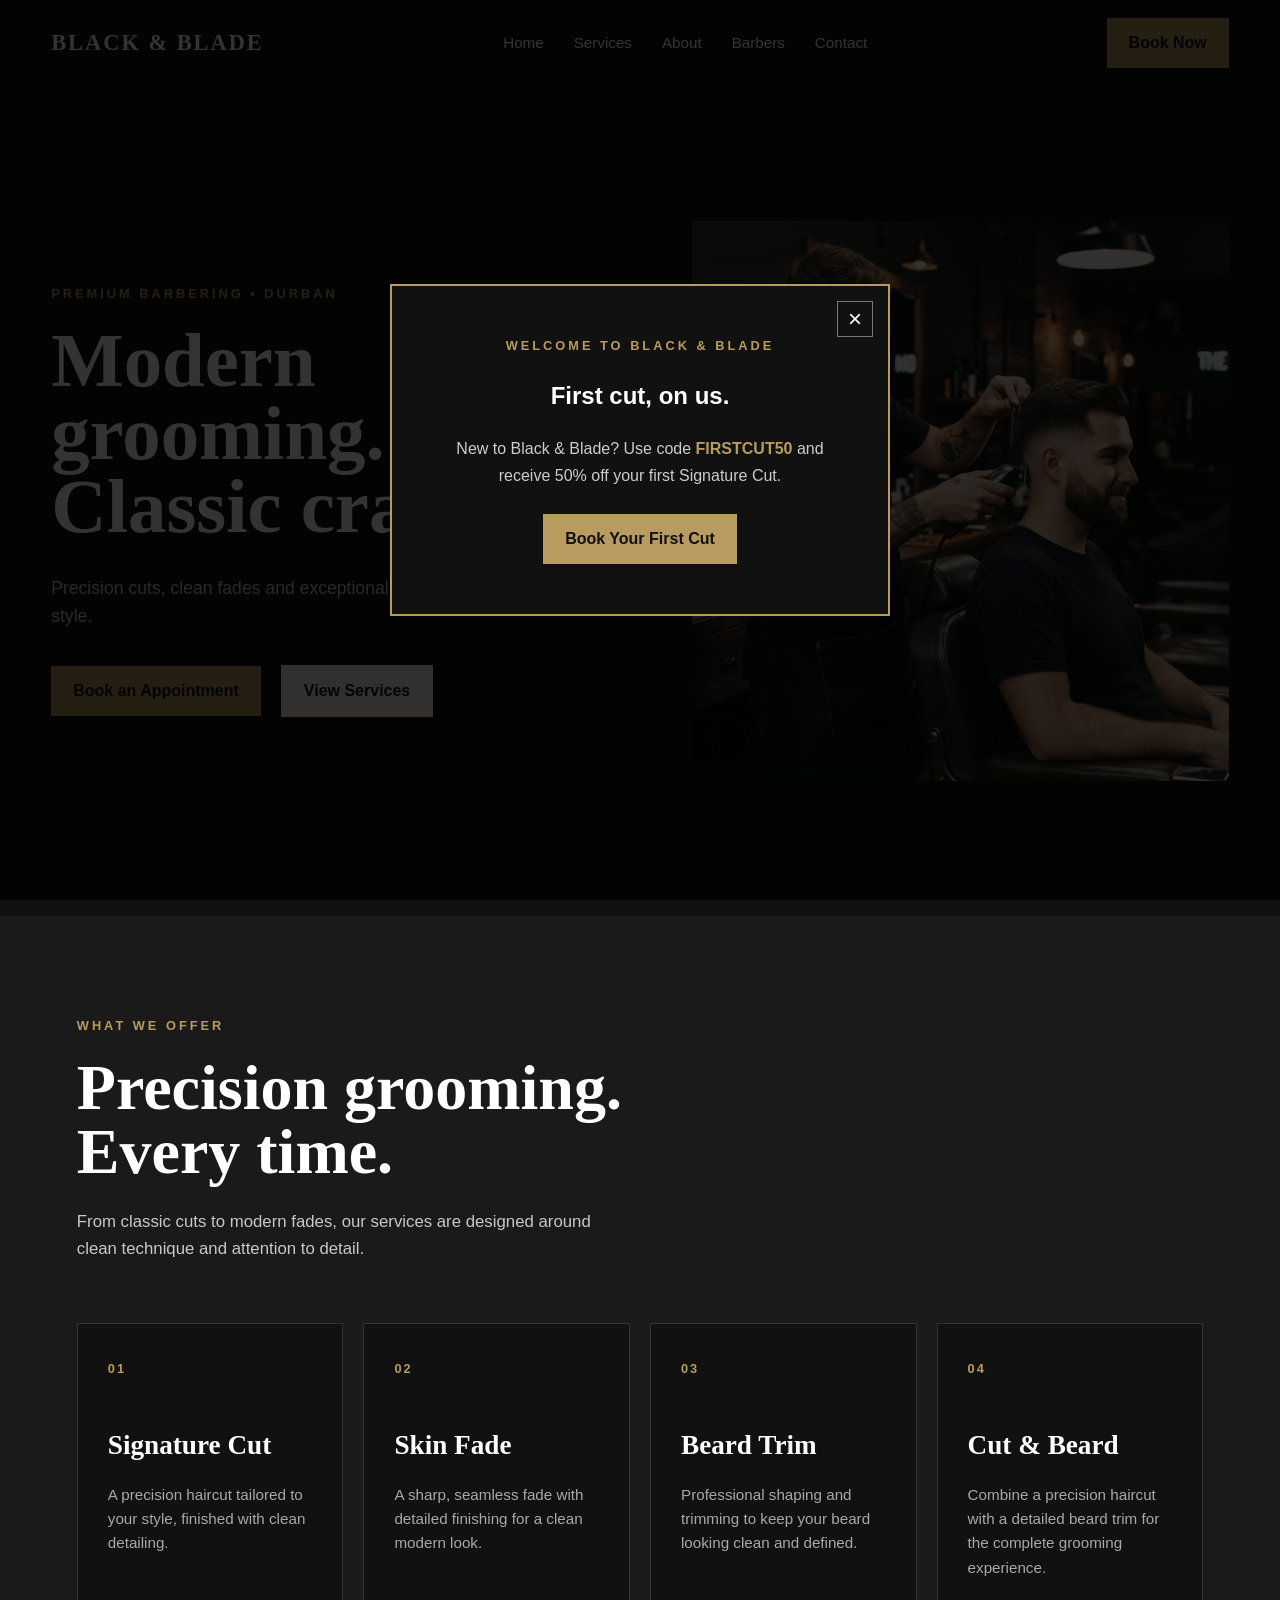
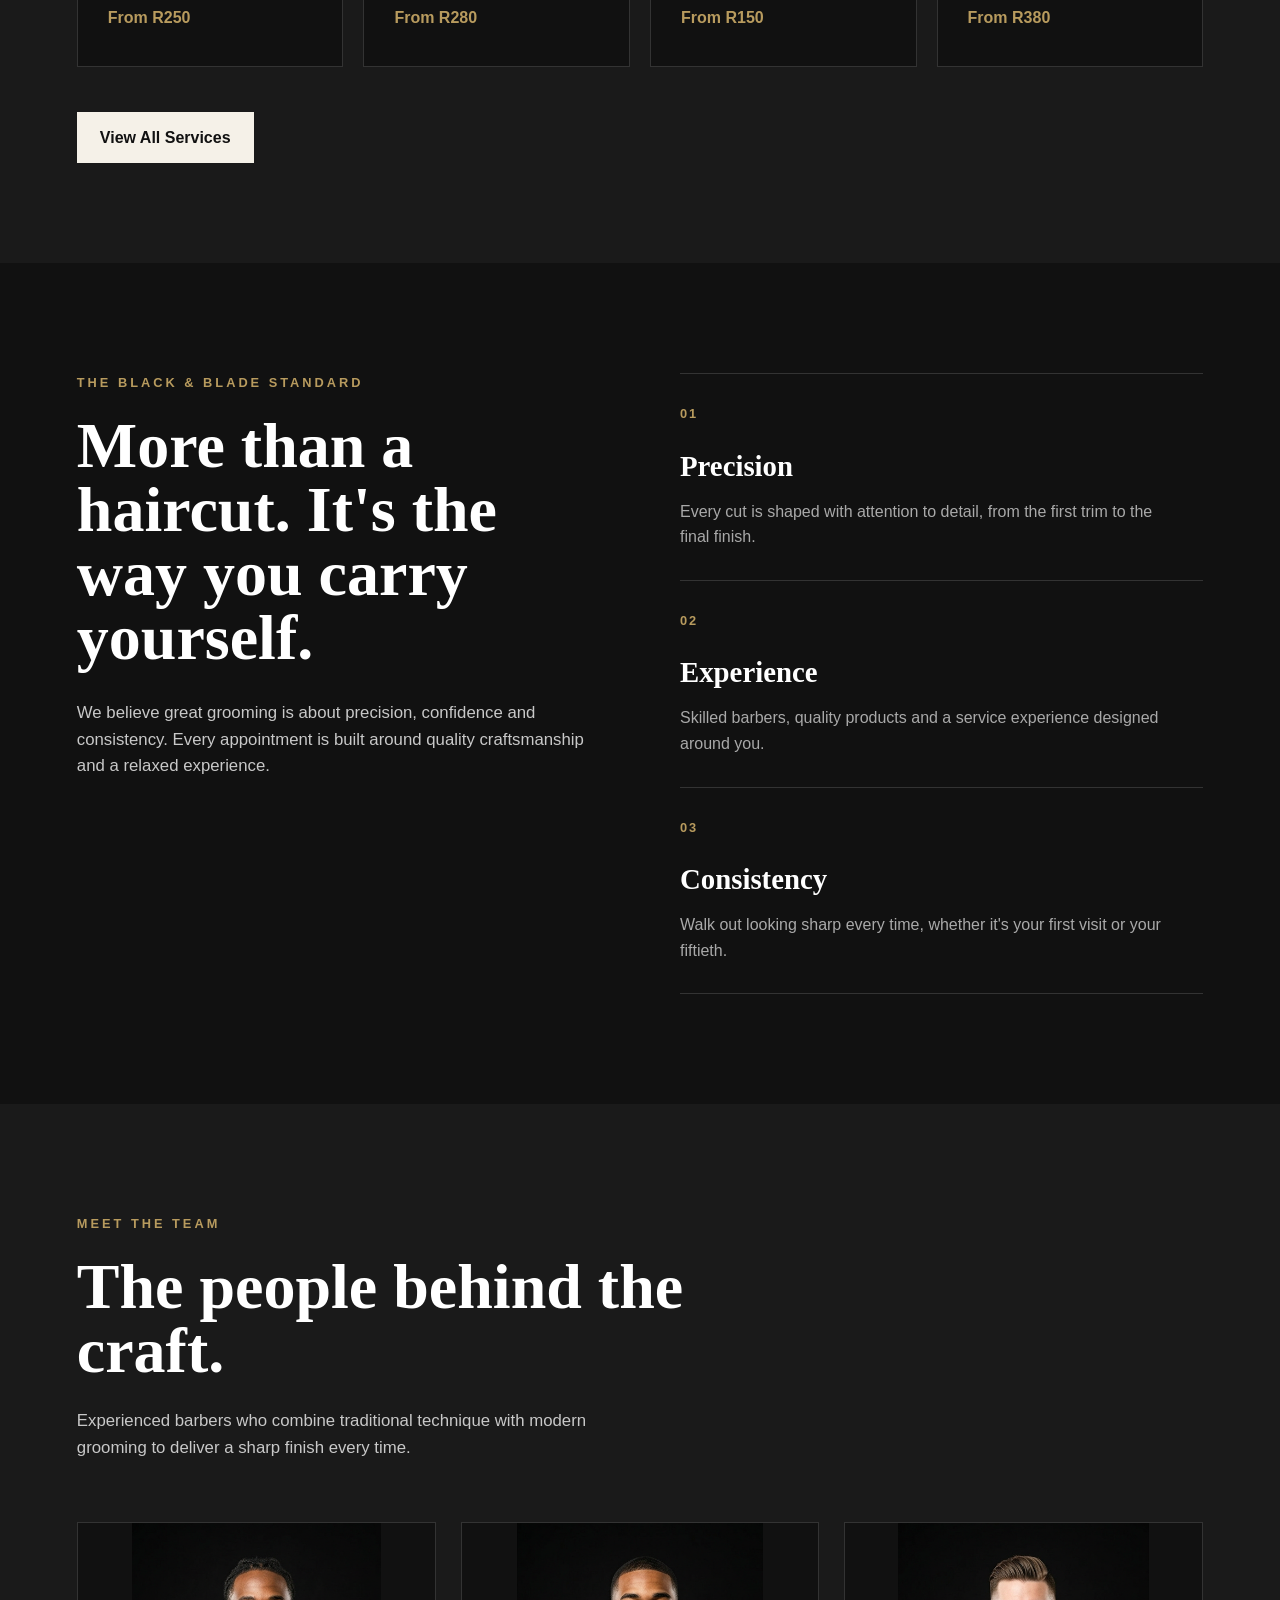
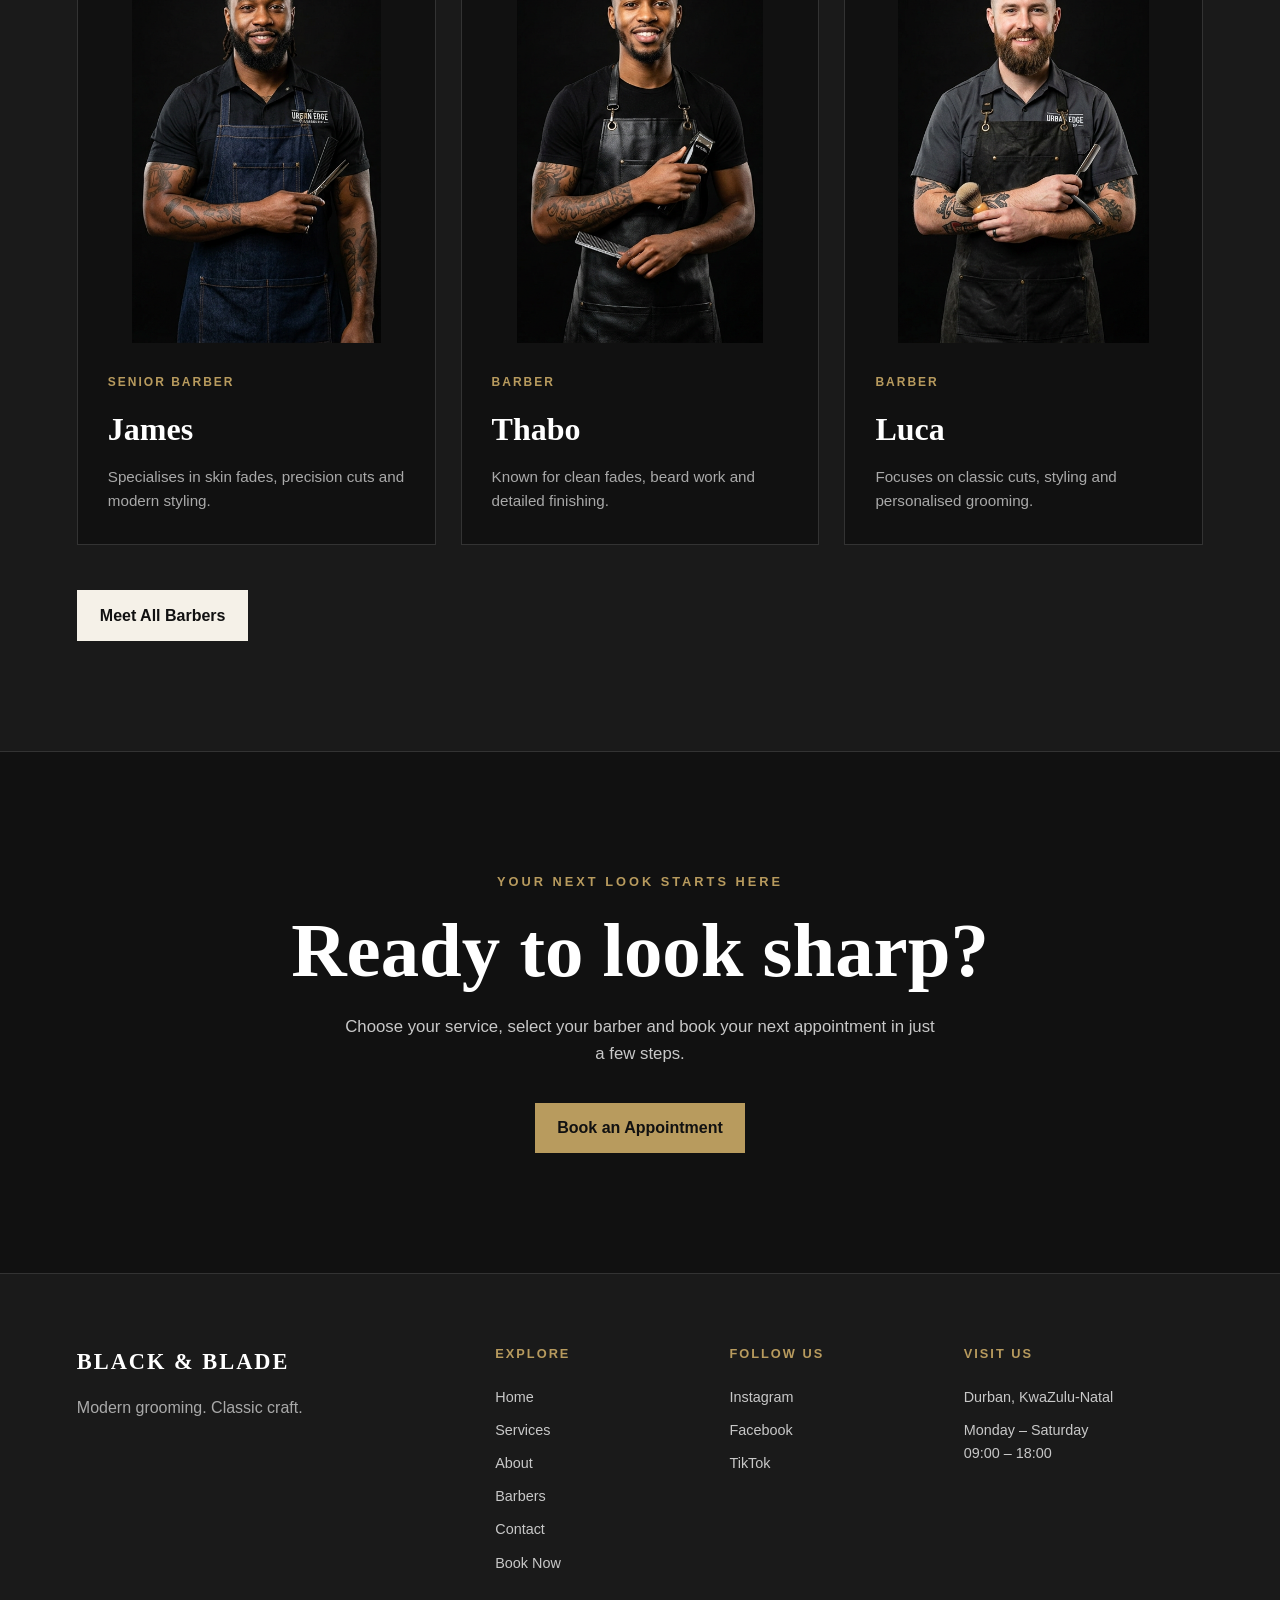
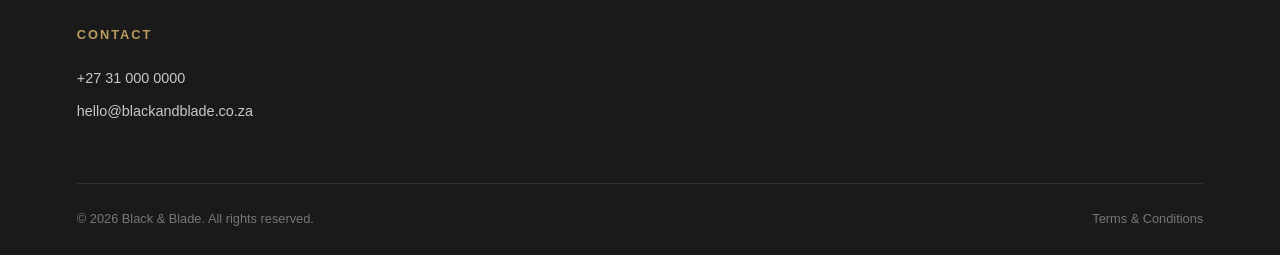
<file: index.html>
<!DOCTYPE html>
<html lang="en">

<head>
    <meta charset="UTF-8">
    <meta name="viewport" content="width=device-width, initial-scale=1.0">

    <title>Black & Blade | Modern Grooming</title>

    <link rel="stylesheet" href="CSS/style.css">
</head>

<body>

    <!-- FIRST VISIT POPUP -->
<div class="popup-overlay" id="firstVisitPopup" hidden>

    <div class="popup">

        <button
            type="button"
            class="popup-close"
            id="popupClose"
            aria-label="Close popup"
        >
            &times;
        </button>

        <p class="eyebrow">WELCOME TO BLACK & BLADE</p>

        <h2>First cut, on us.</h2>

        <p>
            New to Black & Blade? Use code
            <strong>FIRSTCUT50</strong>
            and receive 50% off your first Signature Cut.
        </p>

        <a
            href="booking.html"
            class="btn btn-primary"
        >
            Book Your First Cut
        </a>

    </div>

</div>

    <header class="site-header">

        <a href="index.html" class="logo">
            BLACK & BLADE
        </a>

        <nav class="main-nav">
            <a href="index.html">Home</a>
            <a href="services.html">Services</a>
            <a href="about.html">About</a>
            <a href="barbers.html">Barbers</a>
            <a href="contact.html">Contact</a>
        </nav>

        <a href="booking.html" class="btn btn-primary">
            Book Now
        </a>

    </header>


    <section class="hero">

        <div class="hero-content">

            <p class="eyebrow">
                PREMIUM BARBERING • DURBAN
            </p>

            <h1>
                Modern grooming.<br>
                Classic craft.
            </h1>

            <p class="hero-text">
                Precision cuts, clean fades and exceptional grooming
                for every style.
            </p>

            <div class="hero-actions">

                <a href="booking.html" class="btn btn-primary">
                    Book an Appointment
                </a>

                <a href="services.html" class="btn btn-secondary">
                    View Services
                </a>

            </div>

        </div>


        <div class="hero-image">

            <img
                src="assets/images/hero-barber.jpg"
                alt="Professional barber providing a haircut"
            >

        </div>

    </section>

    <section class="services-preview">


<div class="section-heading">

    <p class="eyebrow">
        WHAT WE OFFER
    </p>

    <h2>
        Precision grooming.<br>
        Every time.
    </h2>

    <p>
        From classic cuts to modern fades, our services are
        designed around clean technique and attention to detail.
    </p>

</div>


<div class="service-cards">

    <article class="service-card">

        <span class="service-number">
            01
        </span>

        <h3>
            Signature Cut
        </h3>

        <p>
            A precision haircut tailored to your style,
            finished with clean detailing.
        </p>

        <span class="service-price">
            From R250
        </span>

    </article>


    <article class="service-card">

        <span class="service-number">
            02
        </span>

        <h3>
            Skin Fade
        </h3>

        <p>
            A sharp, seamless fade with detailed finishing
            for a clean modern look.
        </p>

        <span class="service-price">
            From R280
        </span>

    </article>


    <article class="service-card">

        <span class="service-number">
            03
        </span>

        <h3>
            Beard Trim
        </h3>

        <p>
            Professional shaping and trimming to keep
            your beard looking clean and defined.
        </p>

        <span class="service-price">
            From R150
        </span>

    </article>


    <article class="service-card">

        <span class="service-number">
            04
        </span>

        <h3>
            Cut & Beard
        </h3>

        <p>
            Combine a precision haircut with a detailed
            beard trim for the complete grooming experience.
        </p>

        <span class="service-price">
            From R380
        </span>

    </article>

</div>


<div class="services-action">

    <a href="services.html" class="btn btn-secondary">
        View All Services
    </a>

</div>

</section>

<section class="why-section">


<div class="why-content">

    <p class="eyebrow">
        THE BLACK & BLADE STANDARD
    </p>

    <h2>
        More than a haircut.
        It's the way you carry yourself.
    </h2>

    <p>
        We believe great grooming is about precision, confidence
        and consistency. Every appointment is built around
        quality craftsmanship and a relaxed experience.
    </p>

</div>


<div class="why-features">

    <article class="why-feature">

        <span class="feature-number">
            01
        </span>

        <h3>
            Precision
        </h3>

        <p>
            Every cut is shaped with attention to detail,
            from the first trim to the final finish.
        </p>

    </article>


    <article class="why-feature">

        <span class="feature-number">
            02
        </span>

        <h3>
            Experience
        </h3>

        <p>
            Skilled barbers, quality products and a service
            experience designed around you.
        </p>

    </article>


    <article class="why-feature">

        <span class="feature-number">
            03
        </span>

        <h3>
            Consistency
        </h3>

        <p>
            Walk out looking sharp every time, whether it's
            your first visit or your fiftieth.
        </p>

    </article>

</div>


</section>

<section class="barbers-preview">

    <div class="section-heading">

        <p class="eyebrow">
            MEET THE TEAM
        </p>

        <h2>
            The people behind
            the craft.
        </h2>

        <p>
            Experienced barbers who combine traditional technique
            with modern grooming to deliver a sharp finish every time.
        </p>

    </div>


    <div class="barber-cards">

        <article class="barber-card">

            <div class="barber-image">
                <img
                    src="assets/images/barber-james.png"
                    alt="James, senior barber at Black & Blade"
                >
            </div>

            <div class="barber-info">

                <p class="barber-role">
                    SENIOR BARBER
                </p>

                <h3>
                    James
                </h3>

                <p>
                    Specialises in skin fades, precision cuts
                    and modern styling.
                </p>

            </div>

        </article>


        <article class="barber-card">

            <div class="barber-image">
                <img
                    src="assets/images/barber-thabo.png"
                    alt="Thabo, barber at Black & Blade"
                >
            </div>

            <div class="barber-info">

                <p class="barber-role">
                    BARBER
                </p>

                <h3>
                    Thabo
                </h3>

                <p>
                    Known for clean fades, beard work
                    and detailed finishing.
                </p>

            </div>

        </article>


        <article class="barber-card">

            <div class="barber-image">
                <img
                    src="assets/images/barber-luca.png"
                    alt="Luca, barber at Black & Blade"
                >
            </div>

            <div class="barber-info">

                <p class="barber-role">
                    BARBER
                </p>

                <h3>
                    Luca
                </h3>

                <p>
                    Focuses on classic cuts, styling
                    and personalised grooming.
                </p>

            </div>

        </article>

    </div>


    <div class="barbers-action">

        <a href="barbers.html" class="btn btn-secondary">
            Meet All Barbers
        </a>

    </div>

</section>

<section class="booking-cta">

    <div class="cta-content">

        <p class="eyebrow">
            YOUR NEXT LOOK STARTS HERE
        </p>

        <h2>
            Ready to look sharp?
        </h2>

        <p>
            Choose your service, select your barber and book
            your next appointment in just a few steps.
        </p>

        <a href="booking.html" class="btn btn-primary">
            Book an Appointment
        </a>

    </div>

</section>

<footer class="site-footer">

    <div class="footer-main">

        <div class="footer-brand">

            <a href="index.html" class="logo">
                BLACK & BLADE
            </a>

            <p>
                Modern grooming. Classic craft.
            </p>

        </div>


        <div class="footer-column">

            <h3>
                Explore
            </h3>

            <a href="index.html">Home</a>
            <a href="services.html">Services</a>
            <a href="about.html">About</a>
            <a href="barbers.html">Barbers</a>
            <a href="contact.html">Contact</a>
            <a href="booking.html">Book Now</a>
        </div>

     
         <div class="footer-column">
   
             <h3>
                Follow Us
             </h3>

             <a href="https://www.instagram.com/" target="_blank" rel="noopener noreferrer">
                  Instagram
             </a>

             <a href="https://www.facebook.com/" target="_blank" rel="noopener noreferrer">
                Facebook
            </a>

          <a href="https://www.tiktok.com/" target="_blank" rel="noopener noreferrer">
             TikTok
          </a>

        </div>

        <div class="footer-column">

            <h3>
                Visit Us
            </h3>

            <p>
                Durban, KwaZulu-Natal
            </p>

            <p>
                Monday – Saturday<br>
                09:00 – 18:00
            </p>

        </div>


        <div class="footer-column">

            <h3>
                Contact
            </h3>

            <a href="tel:+27310000000">
                +27 31 000 0000
            </a>

            <a href="mailto:hello@blackandblade.co.za">
                hello@blackandblade.co.za
            </a>

        </div>

    </div>


    <div class="footer-bottom">

        <p>
            © 2026 Black & Blade. All rights reserved.
        </p>

        <a href="terms.html">
            Terms & Conditions
        </a>

    </div>

</footer>

<script src="js/main.js" defer></script>

</body>
</html>
</file>
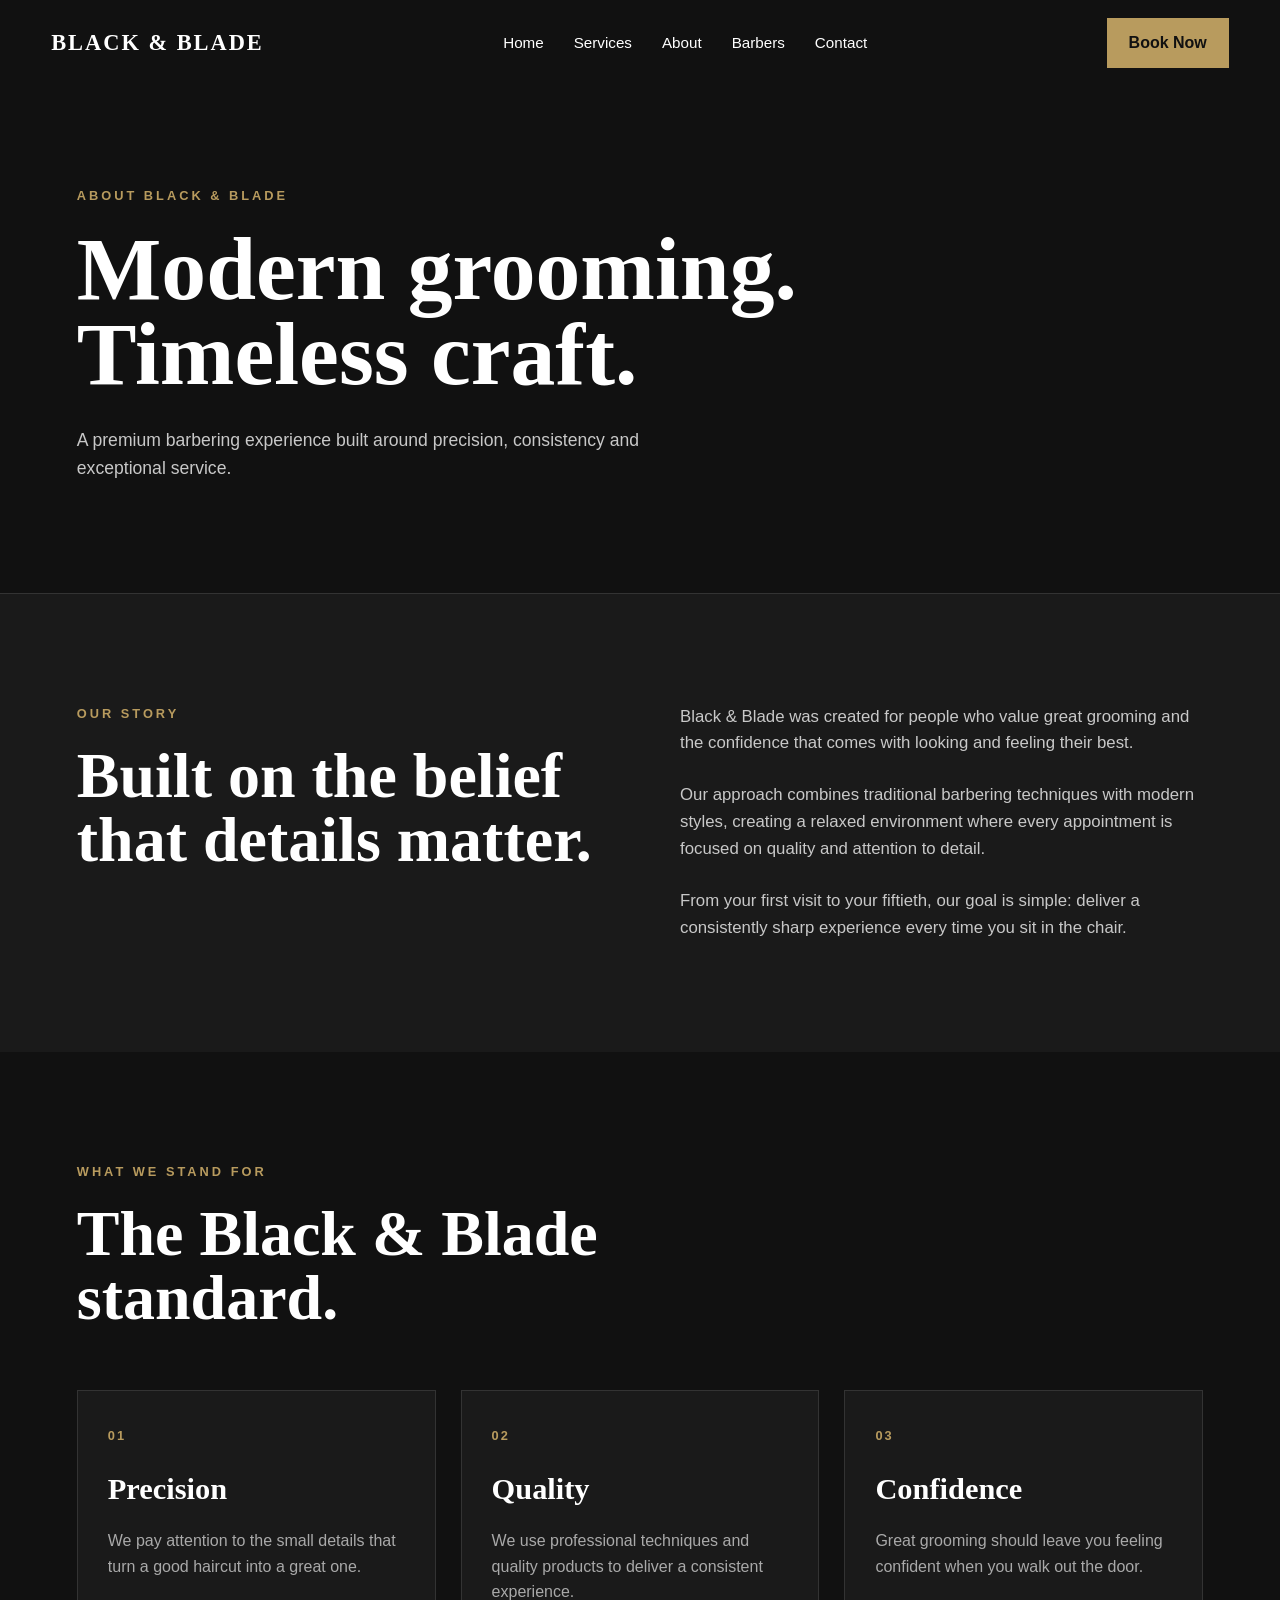
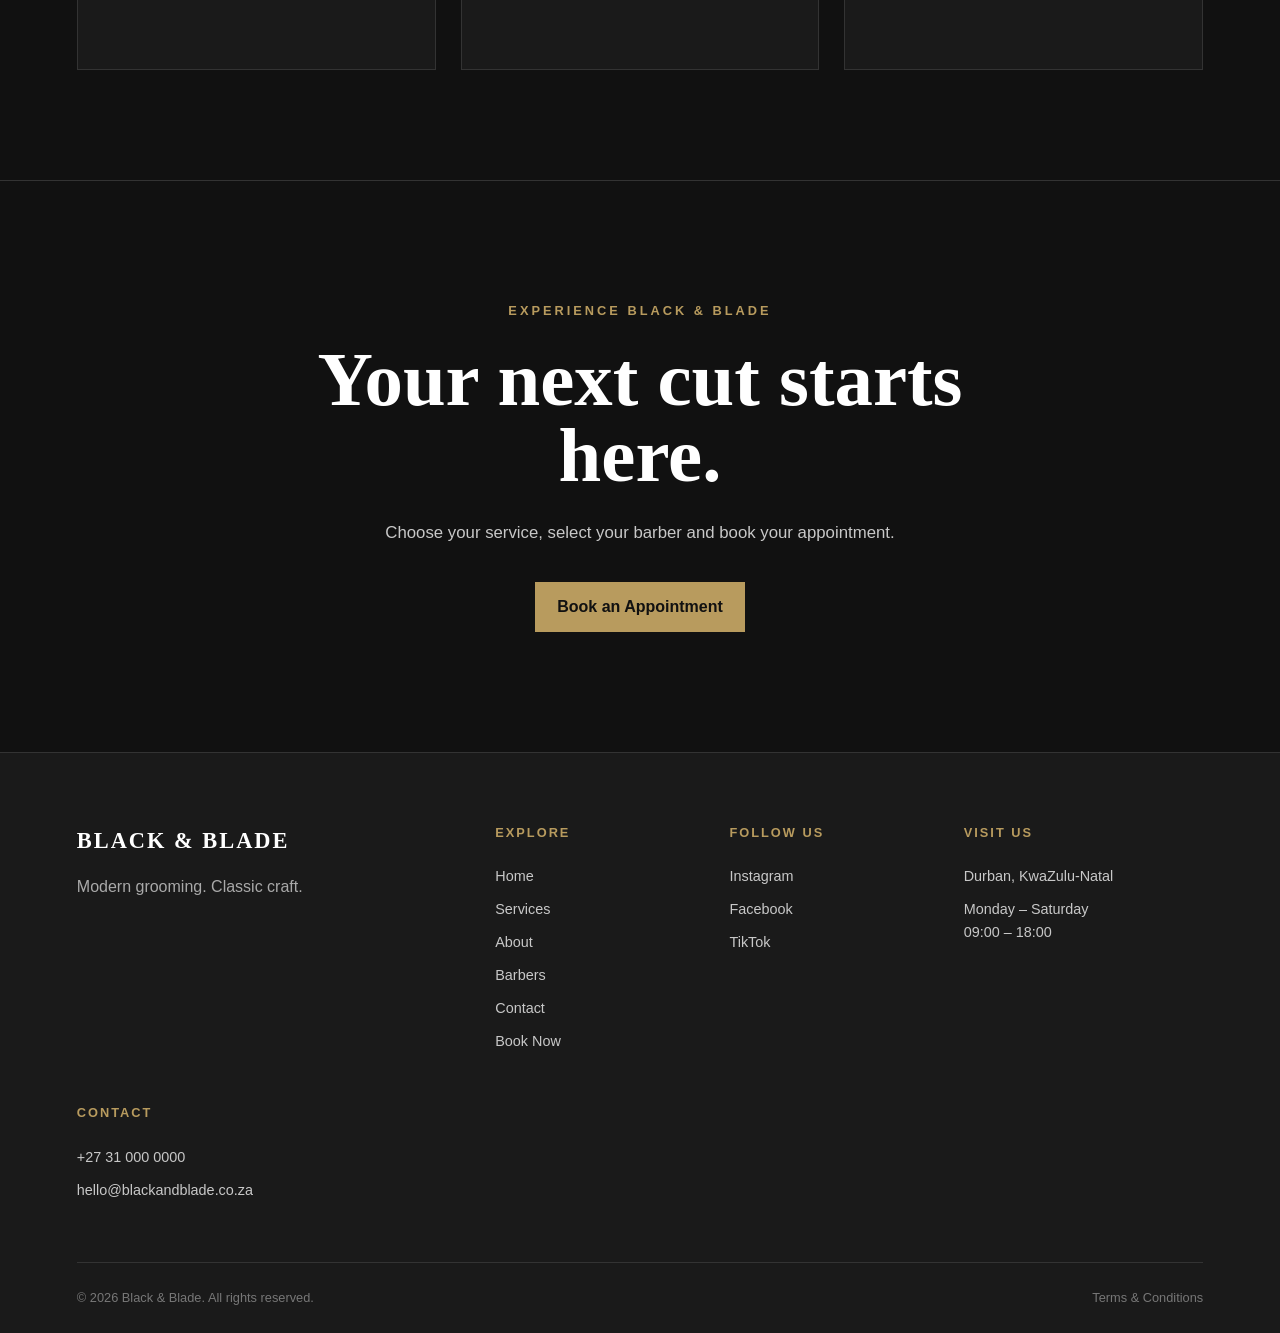
<file: about.html>
<!DOCTYPE html>
<html lang="en">

<head>
    <meta charset="UTF-8">
    <meta name="viewport" content="width=device-width, initial-scale=1.0">

    <title>About | Black & Blade</title>

    <link rel="stylesheet" href="CSS/style.css">
</head>

<body>

    <header class="site-header">

        <a href="index.html" class="logo">
            BLACK & BLADE
        </a>

        <nav class="main-nav">
            <a href="index.html">Home</a>
            <a href="services.html">Services</a>
            <a href="about.html">About</a>
            <a href="barbers.html">Barbers</a>
            <a href="contact.html">Contact</a>
        </nav>

        <a href="booking.html" class="btn btn-primary">
            Book Now
        </a>

    </header>


    <main>

        <!-- ABOUT HERO -->

        <section class="page-hero">

            <div class="page-hero-content">

                <p class="eyebrow">
                    ABOUT BLACK & BLADE
                </p>

                <h1>
                    Modern grooming.
                    <br>
                    Timeless craft.
                </h1>

                <p>
                    A premium barbering experience built around
                    precision, consistency and exceptional service.
                </p>

            </div>

        </section>


        <!-- OUR STORY -->

        <section class="about-story">

            <div class="about-story-content">

                <p class="eyebrow">
                    OUR STORY
                </p>

                <h2>
                    Built on the belief
                    that details matter.
                </h2>

            </div>


            <div class="about-story-text">

                <p>
                    Black & Blade was created for people who value
                    great grooming and the confidence that comes with
                    looking and feeling their best.
                </p>

                <p>
                    Our approach combines traditional barbering
                    techniques with modern styles, creating a relaxed
                    environment where every appointment is focused
                    on quality and attention to detail.
                </p>

                <p>
                    From your first visit to your fiftieth, our goal
                    is simple: deliver a consistently sharp experience
                    every time you sit in the chair.
                </p>

            </div>

        </section>


        <!-- OUR VALUES -->

        <section class="about-values">

            <div class="section-heading">

                <p class="eyebrow">
                    WHAT WE STAND FOR
                </p>

                <h2>
                    The Black & Blade
                    standard.
                </h2>

            </div>


            <div class="value-grid">

                <article class="value-card">

                    <span class="feature-number">
                        01
                    </span>

                    <h3>
                        Precision
                    </h3>

                    <p>
                        We pay attention to the small details that
                        turn a good haircut into a great one.
                    </p>

                </article>


                <article class="value-card">

                    <span class="feature-number">
                        02
                    </span>

                    <h3>
                        Quality
                    </h3>

                    <p>
                        We use professional techniques and quality
                        products to deliver a consistent experience.
                    </p>

                </article>


                <article class="value-card">

                    <span class="feature-number">
                        03
                    </span>

                    <h3>
                        Confidence
                    </h3>

                    <p>
                        Great grooming should leave you feeling
                        confident when you walk out the door.
                    </p>

                </article>

            </div>

        </section>


        <!-- CTA -->

        <section class="booking-cta">

            <div class="cta-content">

                <p class="eyebrow">
                    EXPERIENCE BLACK & BLADE
                </p>

                <h2>
                    Your next cut
                    starts here.
                </h2>

                <p>
                    Choose your service, select your barber and
                    book your appointment.
                </p>

                <a href="booking.html" class="btn btn-primary">
                    Book an Appointment
                </a>

            </div>

        </section>

    </main>

    
    <!-- FOOTER -->

    <footer class="site-footer">

        <div class="footer-main">

            <div class="footer-brand">

                <a href="index.html" class="logo">
                    BLACK & BLADE
                </a>

                <p>
                    Modern grooming. Classic craft.
                </p>

            </div>


            <div class="footer-column">

                <h3>
                    Explore
                </h3>

                <a href="index.html">Home</a>
                <a href="services.html">Services</a>
                <a href="about.html">About</a>
                <a href="barbers.html">Barbers</a>
                <a href="contact.html">Contact</a>
                <a href="booking.html">Book Now</a>

            </div>


            <div class="footer-column">

                <h3>
                    Follow Us
                </h3>

                <a href="https://www.instagram.com/" target="_blank" rel="noopener noreferrer">
                    Instagram
                </a>

                <a href="https://www.facebook.com/" target="_blank" rel="noopener noreferrer">
                    Facebook
                </a>

                <a href="https://www.tiktok.com/" target="_blank" rel="noopener noreferrer">
                    TikTok
                </a>

            </div>


            <div class="footer-column">

                <h3>
                    Visit Us
                </h3>

                <p>
                    Durban, KwaZulu-Natal
                </p>

                <p>
                    Monday – Saturday<br>
                    09:00 – 18:00
                </p>

            </div>


            <div class="footer-column">

                <h3>
                    Contact
                </h3>

                <a href="tel:+27310000000">
                    +27 31 000 0000
                </a>

                <a href="mailto:hello@blackandblade.co.za">
                    hello@blackandblade.co.za
                </a>

            </div>

        </div>


        <div class="footer-bottom">

            <p>
                © 2026 Black & Blade. All rights reserved.
            </p>

            <a href="terms.html">
                Terms & Conditions
            </a>

        </div>

    </footer>


    <script src="js/main.js" defer></script>

</body>
</html>
</file>
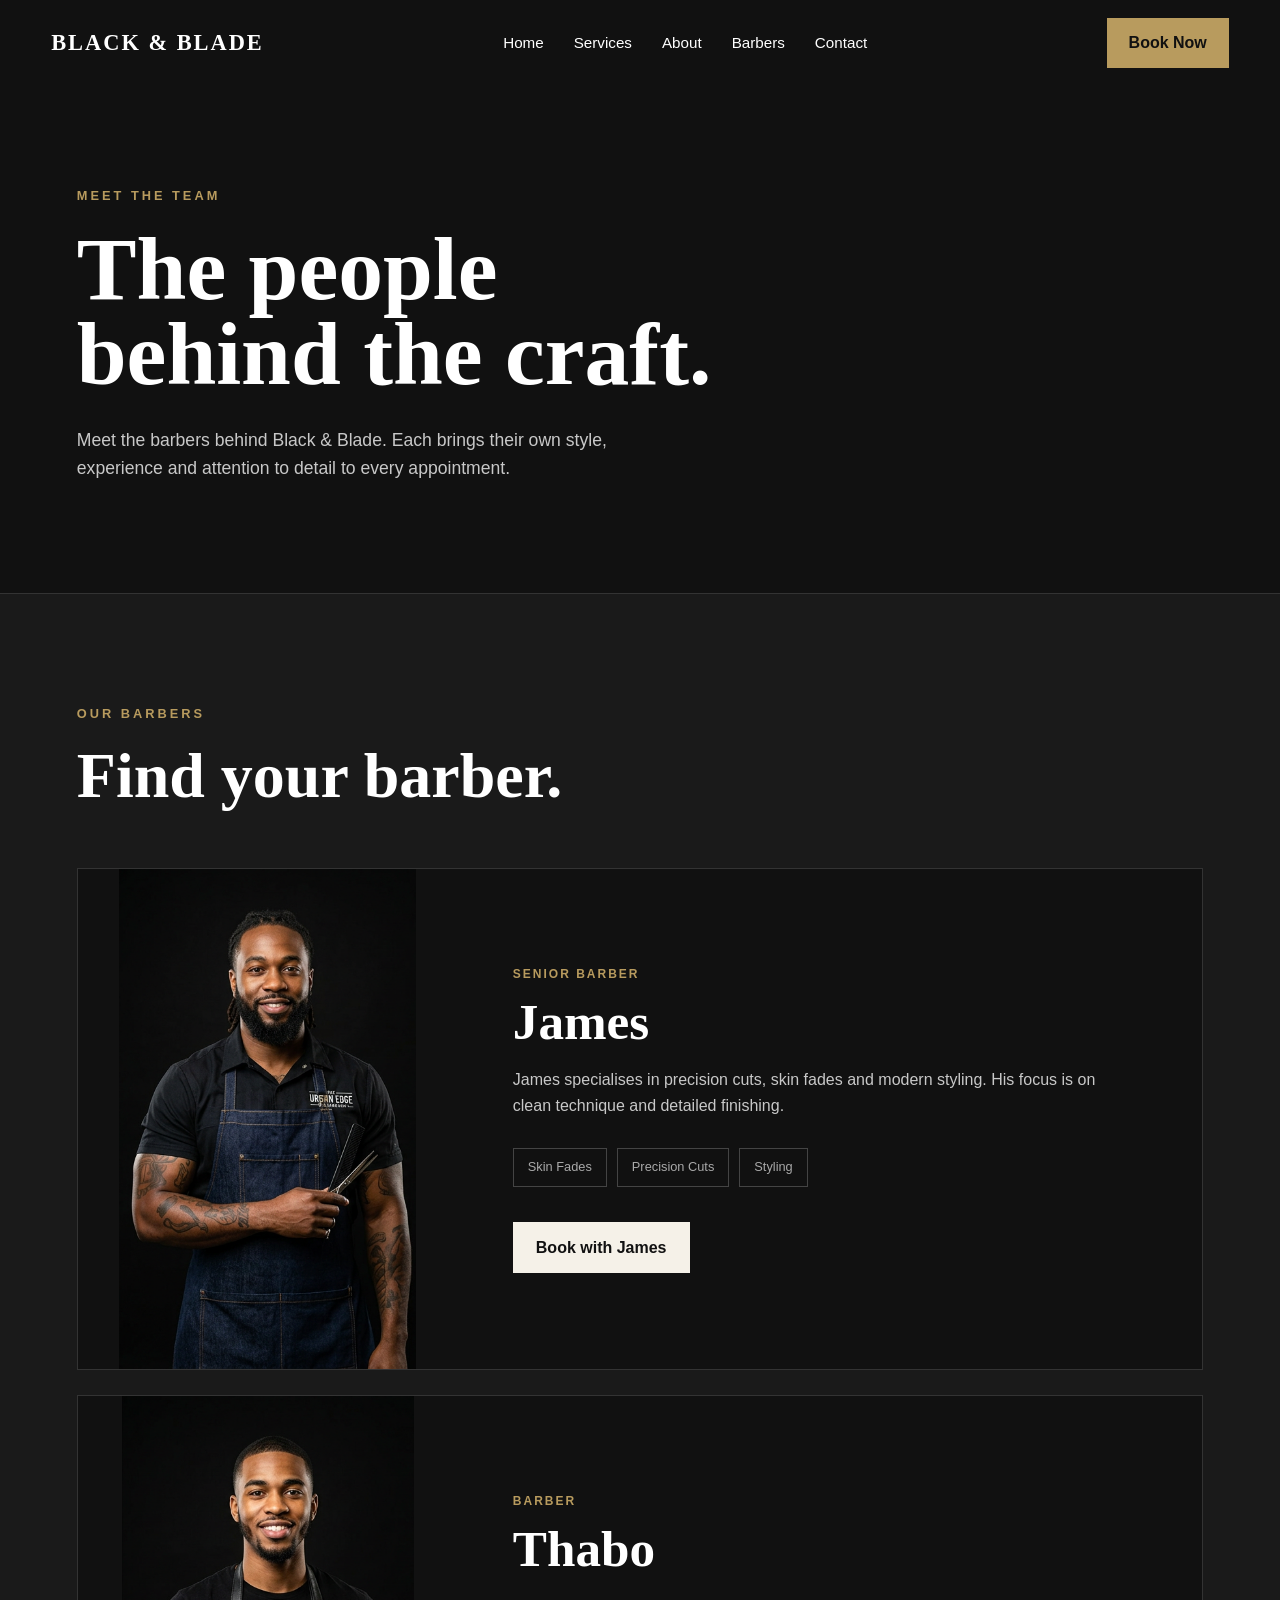
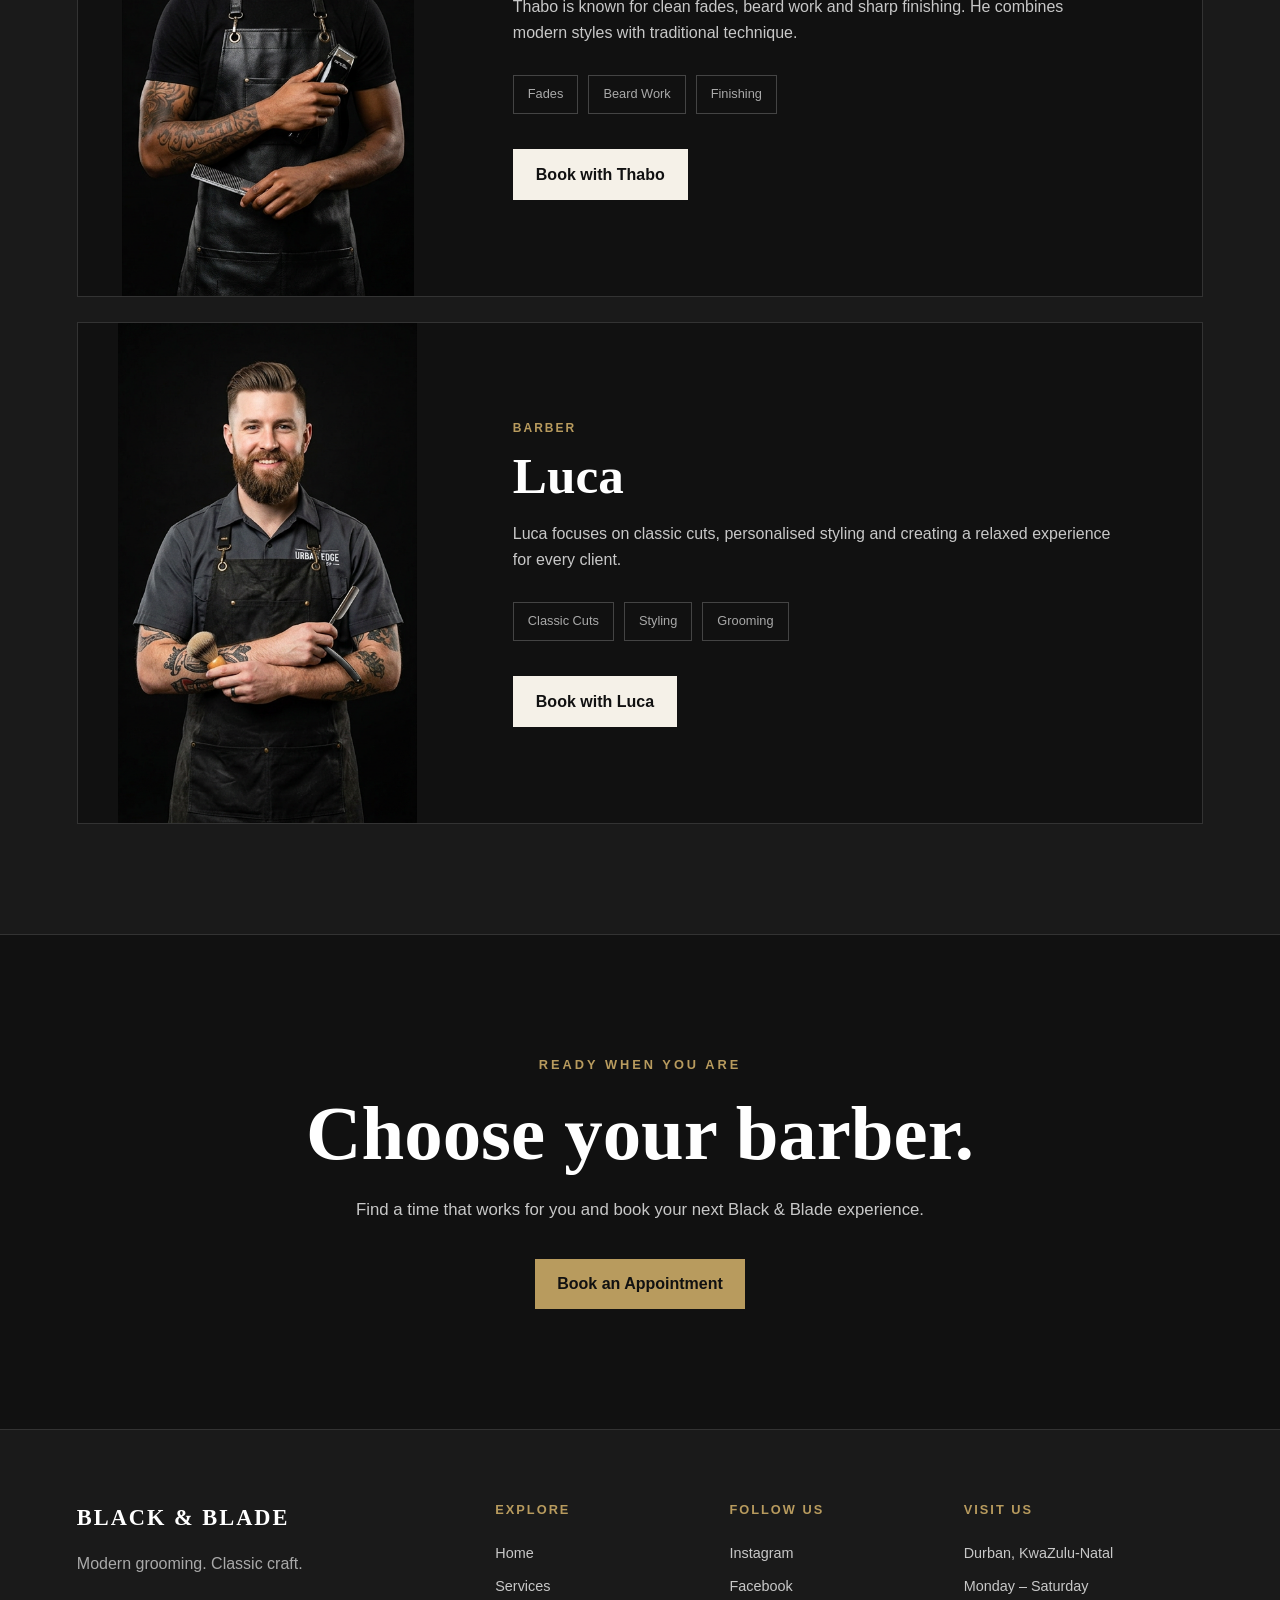
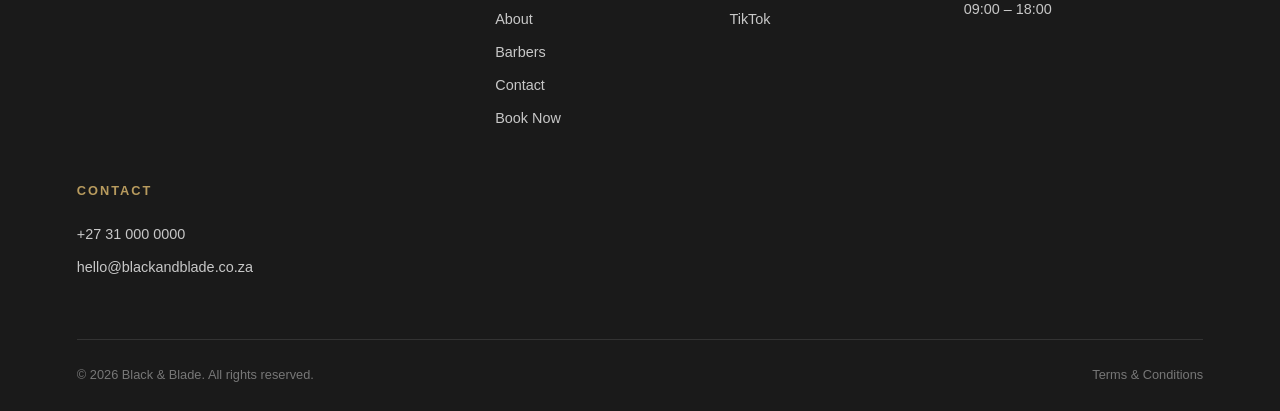
<file: barbers.html>
<!DOCTYPE html>
<html lang="en">

<head>
    <meta charset="UTF-8">
    <meta name="viewport" content="width=device-width, initial-scale=1.0">

    <title>Barbers | Black & Blade</title>

    <link rel="stylesheet" href="CSS/style.css">
</head>

<body>

    <header class="site-header">

        <a href="index.html" class="logo">
            BLACK & BLADE
        </a>

        <nav class="main-nav">
            <a href="index.html">Home</a>
            <a href="services.html">Services</a>
            <a href="about.html">About</a>
            <a href="barbers.html">Barbers</a>
            <a href="contact.html">Contact</a>
        </nav>

        <a href="booking.html" class="btn btn-primary">
            Book Now
        </a>

    </header>


    <main>

        <!-- BARBERS HERO -->

        <section class="page-hero">

            <div class="page-hero-content">

                <p class="eyebrow">
                    MEET THE TEAM
                </p>

                <h1>
                    The people
                    <br>
                    behind the craft.
                </h1>

                <p>
                    Meet the barbers behind Black & Blade.
                    Each brings their own style, experience and
                    attention to detail to every appointment.
                </p>

            </div>

        </section>


        <!-- BARBER PROFILES -->

        <section class="barbers-page">

            <div class="barbers-page-heading">

                <p class="eyebrow">
                    OUR BARBERS
                </p>

                <h2>
                    Find your barber.
                </h2>

            </div>


            <div class="barber-profiles">


                <!-- JAMES -->

                <article class="barber-profile">

                    <div class="barber-profile-image">

                        <img
                            src="assets/images/barber-james.png"
                            alt="James, senior barber at Black & Blade"
                        >

                    </div>


                    <div class="barber-profile-content">

                        <p class="barber-role">
                            SENIOR BARBER
                        </p>

                        <h3>
                            James
                        </h3>

                        <p>
                            James specialises in precision cuts,
                            skin fades and modern styling. His focus
                            is on clean technique and detailed finishing.
                        </p>


                        <div class="barber-specialities">

                            <span>
                                Skin Fades
                            </span>

                            <span>
                                Precision Cuts
                            </span>

                            <span>
                                Styling
                            </span>

                        </div>


                        <a href="booking.html?barber=james" class="btn btn-secondary">
                         Book with James
                        </a>

                    </div>

                </article>


                <!-- THABO -->

                <article class="barber-profile">

                    <div class="barber-profile-image">

                        <img
                            src="assets/images/barber-thabo.png"
                            alt="Thabo, barber at Black & Blade"
                        >

                    </div>


                    <div class="barber-profile-content">

                        <p class="barber-role">
                            BARBER
                        </p>

                        <h3>
                            Thabo
                        </h3>

                        <p>
                            Thabo is known for clean fades, beard
                            work and sharp finishing. He combines
                            modern styles with traditional technique.
                        </p>


                        <div class="barber-specialities">

                            <span>
                                Fades
                            </span>

                            <span>
                                Beard Work
                            </span>

                            <span>
                                Finishing
                            </span>

                        </div>


                        <a href="booking.html?barber=thabo" class="btn btn-secondary">
                          Book with Thabo
                        </a>

                    </div>

                </article>


                <!-- LUCA -->

                <article class="barber-profile">

                    <div class="barber-profile-image">

                        <img
                            src="assets/images/barber-luca.png"
                            alt="Luca, barber at Black & Blade"
                        >

                    </div>


                    <div class="barber-profile-content">

                        <p class="barber-role">
                            BARBER
                        </p>

                        <h3>
                            Luca
                        </h3>

                        <p>
                            Luca focuses on classic cuts, personalised
                            styling and creating a relaxed experience
                            for every client.
                        </p>


                        <div class="barber-specialities">

                            <span>
                                Classic Cuts
                            </span>

                            <span>
                                Styling
                            </span>

                            <span>
                                Grooming
                            </span>

                        </div>


                        <a href="booking.html?barber=luca" class="btn btn-secondary">
                            Book with Luca
                        </a>

                    </div>

                </article>


            </div>

        </section>


        <!-- CTA -->

        <section class="booking-cta">

            <div class="cta-content">

                <p class="eyebrow">
                    READY WHEN YOU ARE
                </p>

                <h2>
                    Choose your barber.
                </h2>

                <p>
                    Find a time that works for you and book your
                    next Black & Blade experience.
                </p>

                <a href="booking.html" class="btn btn-primary">
                    Book an Appointment
                </a>

            </div>

        </section>

    </main>


    <!-- FOOTER -->

    <footer class="site-footer">

        <div class="footer-main">

            <div class="footer-brand">

                <a href="index.html" class="logo">
                    BLACK & BLADE
                </a>

                <p>
                    Modern grooming. Classic craft.
                </p>

            </div>


            <div class="footer-column">

                <h3>
                    Explore
                </h3>

                <a href="index.html">Home</a>
                <a href="services.html">Services</a>
                <a href="about.html">About</a>
                <a href="barbers.html">Barbers</a>
                <a href="contact.html">Contact</a>
                <a href="booking.html">Book Now</a>

            </div>


            <div class="footer-column">

                <h3>
                    Follow Us
                </h3>

                <a href="https://www.instagram.com/" target="_blank" rel="noopener noreferrer">
                    Instagram
                </a>

                <a href="https://www.facebook.com/" target="_blank" rel="noopener noreferrer">
                    Facebook
                </a>

                <a href="https://www.tiktok.com/" target="_blank" rel="noopener noreferrer">
                    TikTok
                </a>

            </div>


            <div class="footer-column">

                <h3>
                    Visit Us
                </h3>

                <p>
                    Durban, KwaZulu-Natal
                </p>

                <p>
                    Monday – Saturday<br>
                    09:00 – 18:00
                </p>

            </div>


            <div class="footer-column">

                <h3>
                    Contact
                </h3>

                <a href="tel:+27310000000">
                    +27 31 000 0000
                </a>

                <a href="mailto:hello@blackandblade.co.za">
                    hello@blackandblade.co.za
                </a>

            </div>

        </div>


        <div class="footer-bottom">

            <p>
                © 2026 Black & Blade. All rights reserved.
            </p>

            <a href="terms.html">
                Terms & Conditions
            </a>

        </div>

    </footer>


    <script src="js/main.js" defer></script>

</body>
</html>
</file>
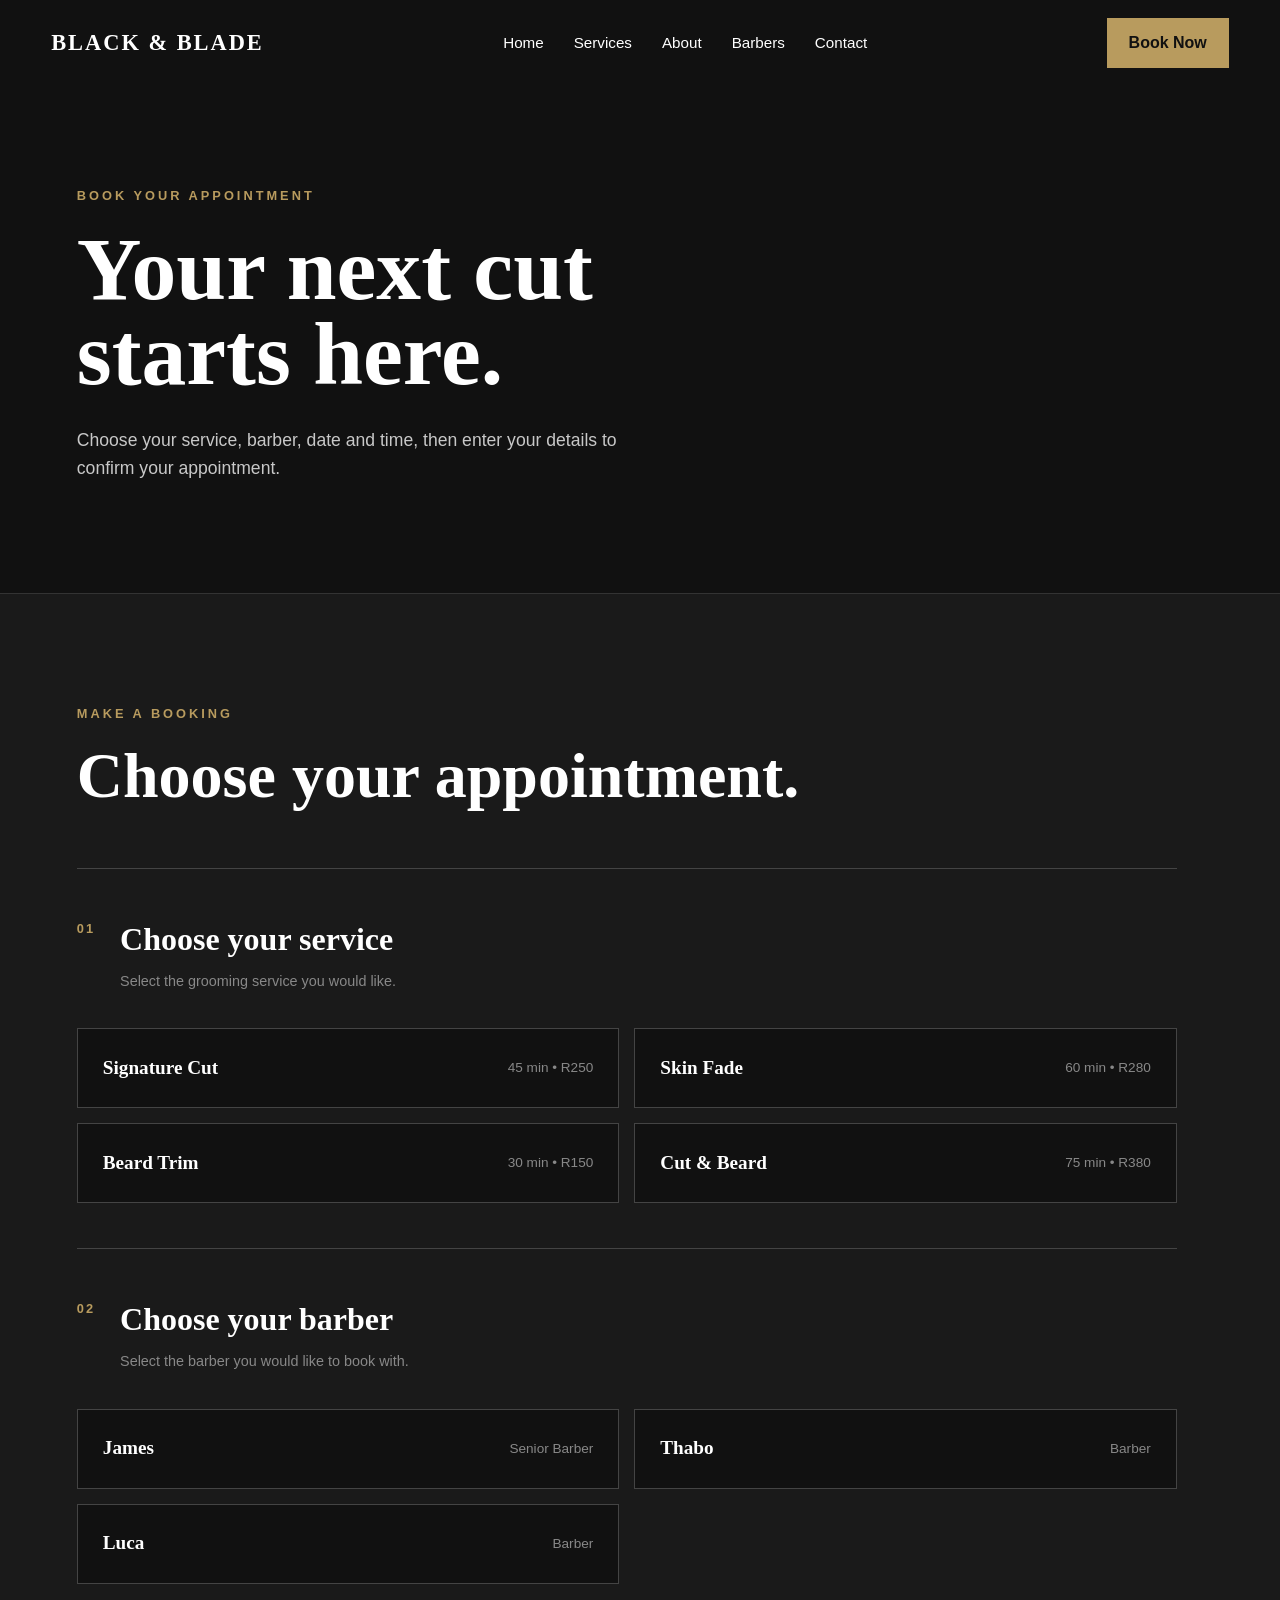
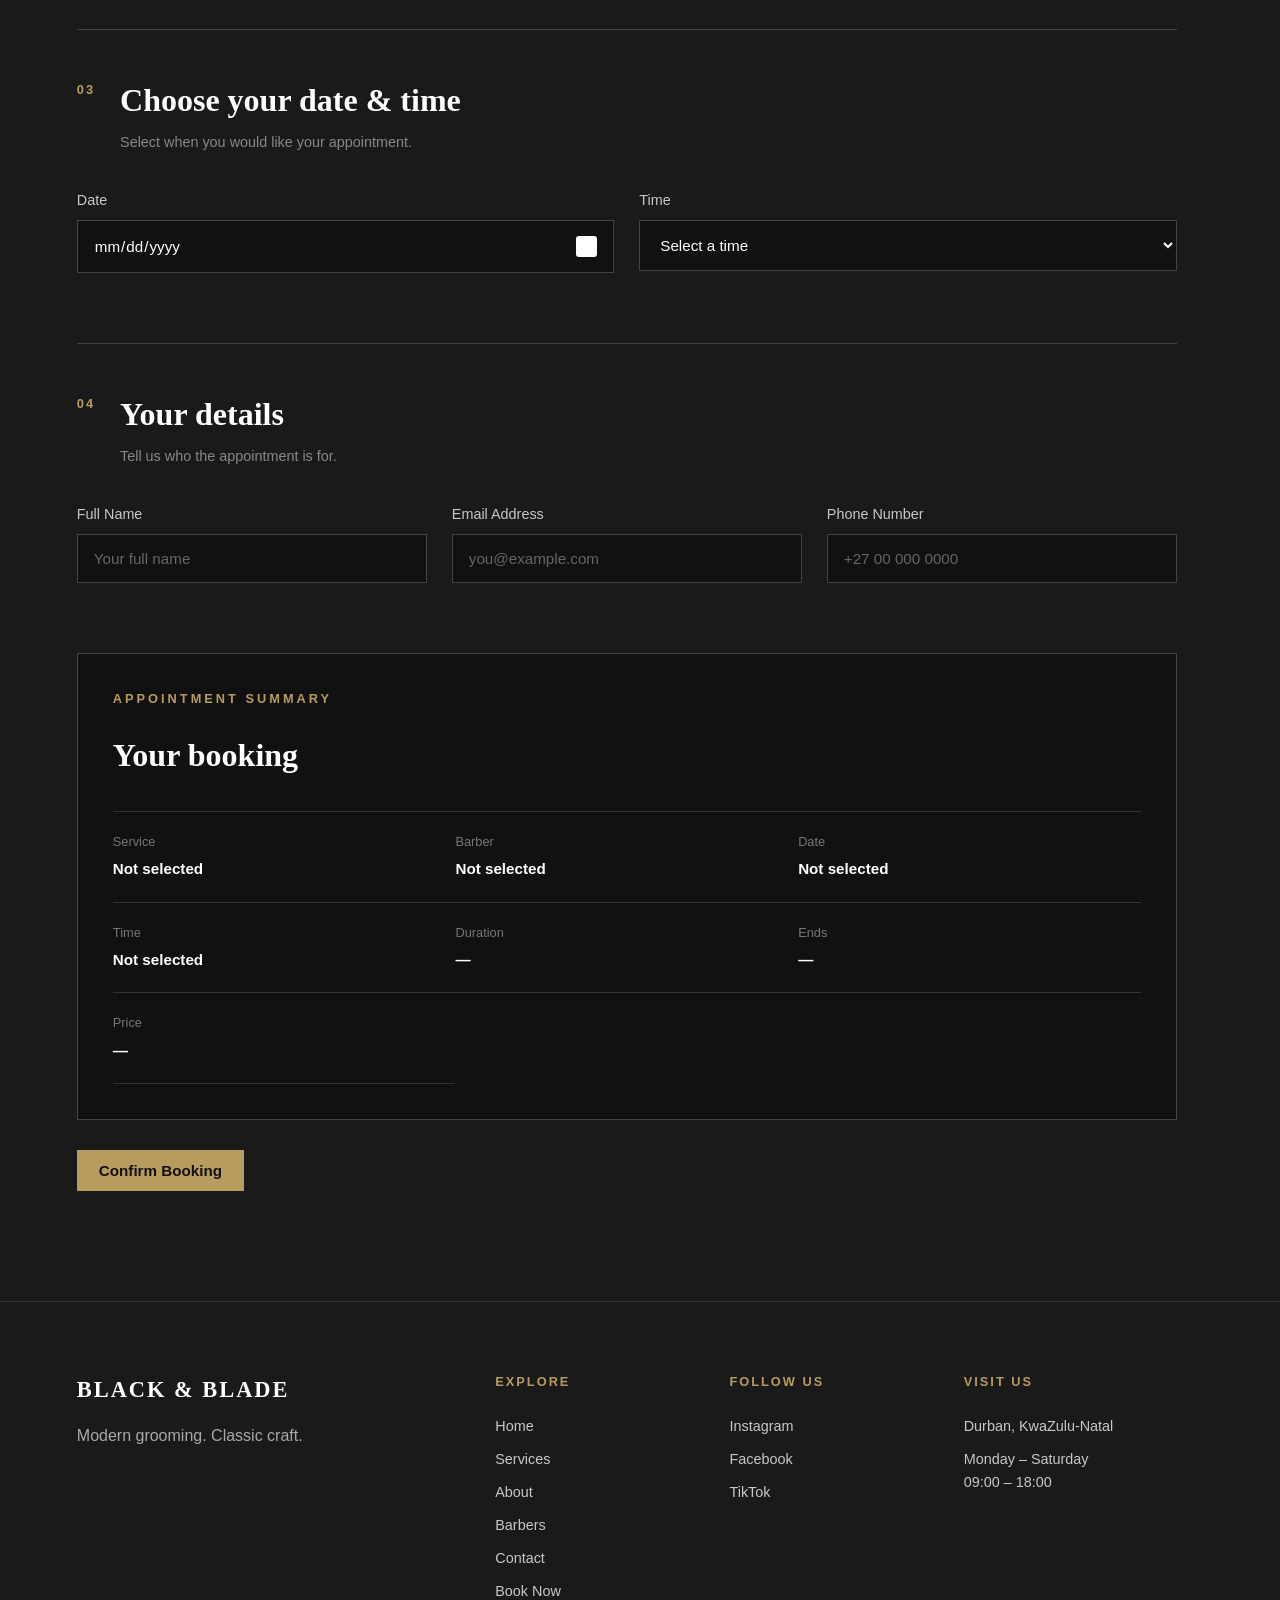
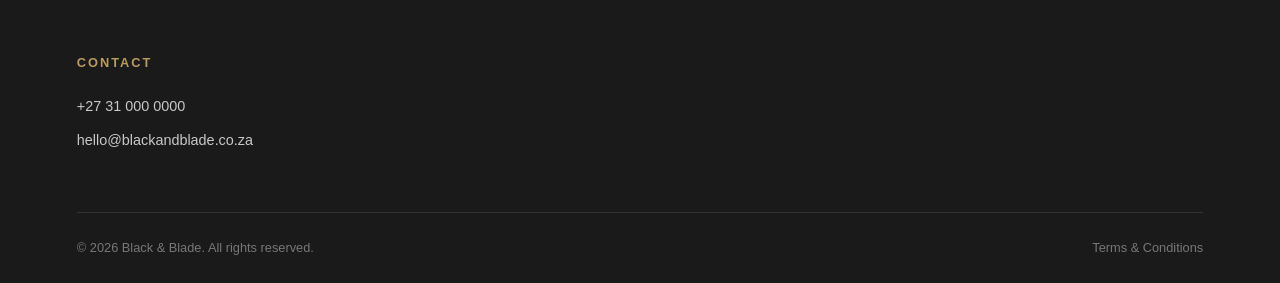
<file: booking.html>
<!DOCTYPE html>
<html lang="en">

<head>

    <meta charset="UTF-8">
    <meta name="viewport" content="width=device-width, initial-scale=1.0">

    <title>Book an Appointment | Black & Blade</title>

    <link rel="stylesheet" href="CSS/style.css">

</head>

<body>

    <header class="site-header">

        <a href="index.html" class="logo">
            BLACK & BLADE
        </a>

        <nav class="main-nav">

            <a href="index.html">Home</a>
            <a href="services.html">Services</a>
            <a href="about.html">About</a>
            <a href="barbers.html">Barbers</a>
            <a href="contact.html">Contact</a>

        </nav>

        <a href="booking.html" class="btn btn-primary">
            Book Now
        </a>

    </header>


    <main>

        <!-- Booking Hero -->

        <section class="page-hero">

            <div class="page-hero-content">

                <p class="eyebrow">
                    BOOK YOUR APPOINTMENT
                </p>

                <h1>
                    Your next cut<br>
                    starts here.
                </h1>

                <p>
                    Choose your service, barber, date and time,
                    then enter your details to confirm your appointment.
                </p>

            </div>

        </section>


        <!-- Booking Form -->

        <section class="booking-section">

            <div class="booking-heading">

                <p class="eyebrow">
                    MAKE A BOOKING
                </p>

                <h2>
                    Choose your appointment.
                </h2>

            </div>


            <form class="booking-form" id="bookingForm">


                <!-- Step 1 -->

                <div class="booking-step">

                    <div class="step-heading">

                        <span class="step-number">
                            01
                        </span>

                        <div>
                            <h3>
                                Choose your service
                            </h3>

                            <p>
                                Select the grooming service you would like.
                            </p>
                        </div>

                    </div>


                    <div class="booking-options">

                        <label class="booking-option">

                            <input
                                type="radio"
                                name="service"
                                value="signature-cut"
                                data-name="Signature Cut"
                                data-duration="45"
                                data-price="250"
                                required
                            >

                            <span class="option-content">

                                <strong>
                                    Signature Cut
                                </strong>

                                <span>
                                    45 min • R250
                                </span>

                            </span>

                        </label>


                        <label class="booking-option">

                            <input
                                type="radio"
                                name="service"
                                value="skin-fade"
                                data-name="Skin Fade"
                                data-duration="60"
                                data-price="280"
                            >

                            <span class="option-content">

                                <strong>
                                    Skin Fade
                                </strong>

                                <span>
                                    60 min • R280
                                </span>

                            </span>

                        </label>


                        <label class="booking-option">

                            <input
                                type="radio"
                                name="service"
                                value="beard-trim"
                                data-name="Beard Trim"
                                data-duration="30"
                                data-price="150"
                            >

                            <span class="option-content">

                                <strong>
                                    Beard Trim
                                </strong>

                                <span>
                                    30 min • R150
                                </span>

                            </span>

                        </label>


                        <label class="booking-option">

                            <input
                                type="radio"
                                name="service"
                                value="cut-and-beard"
                                data-name="Cut & Beard"
                                data-duration="75"
                                data-price="380"
                            >

                            <span class="option-content">

                                <strong>
                                    Cut & Beard
                                </strong>

                                <span>
                                    75 min • R380
                                </span>

                            </span>

                        </label>

                    </div>

                </div>


                <!-- Step 2 -->

                <div class="booking-step">

                    <div class="step-heading">

                        <span class="step-number">
                            02
                        </span>

                        <div>
                            <h3>
                                Choose your barber
                            </h3>

                            <p>
                                Select the barber you would like to book with.
                            </p>
                        </div>

                    </div>


                    <div class="booking-options">

                        <label class="booking-option">

                            <input
                                type="radio"
                                name="barber"
                                value="james"
                                data-name="James"
                                required
                            >

                            <span class="option-content">

                                <strong>
                                    James
                                </strong>

                                <span>
                                    Senior Barber
                                </span>

                            </span>

                        </label>


                        <label class="booking-option">

                            <input
                                type="radio"
                                name="barber"
                                value="thabo"
                                data-name="Thabo"
                            >

                            <span class="option-content">

                                <strong>
                                    Thabo
                                </strong>

                                <span>
                                    Barber
                                </span>

                            </span>

                        </label>


                        <label class="booking-option">

                            <input
                                type="radio"
                                name="barber"
                                value="luca"
                                data-name="Luca"
                            >

                            <span class="option-content">

                                <strong>
                                    Luca
                                </strong>

                                <span>
                                    Barber
                                </span>

                            </span>

                        </label>

                    </div>

                </div>


                <!-- Step 3 -->

                <div class="booking-step">

                    <div class="step-heading">

                        <span class="step-number">
                            03
                        </span>

                        <div>
                            <h3>
                                Choose your date & time
                            </h3>

                            <p>
                                Select when you would like your appointment.
                            </p>

                        </div>

                    </div>


                    <div class="booking-date-time">

                        <div class="form-group">

                            <label for="bookingDate">
                                Date
                            </label>

                            <input
                                type="date"
                                id="bookingDate"
                                name="date"
                                class="date-input"
                                required
                            >

                        </div>


                        <div class="form-group">

                            <label for="bookingTime">
                                Time
                            </label>

                            <select
                                id="bookingTime"
                                name="time"
                                required
                            >

                                <option value="">
                                    Select a time
                                </option>

                                <option value="09:00">09:00</option>
                                <option value="09:30">09:30</option>
                                <option value="10:00">10:00</option>
                                <option value="10:30">10:30</option>
                                <option value="11:00">11:00</option>
                                <option value="11:30">11:30</option>
                                <option value="12:00">12:00</option>
                                <option value="12:30">12:30</option>
                                <option value="13:00">13:00</option>
                                <option value="13:30">13:30</option>
                                <option value="14:00">14:00</option>
                                <option value="14:30">14:30</option>
                                <option value="15:00">15:00</option>
                                <option value="15:30">15:30</option>
                                <option value="16:00">16:00</option>
                                <option value="16:30">16:30</option>
                                <option value="17:00">17:00</option>

                            </select>

                        </div>

                    </div>

                </div>


                <!-- Step 4 -->

                <div class="booking-step">

                    <div class="step-heading">

                        <span class="step-number">
                            04
                        </span>

                        <div>

                            <h3>
                                Your details
                            </h3>

                            <p>
                                Tell us who the appointment is for.
                            </p>

                        </div>

                    </div>


                    <div class="customer-details">

                        <div class="form-group">

                            <label for="customerName">
                                Full Name
                            </label>

                            <input
                                type="text"
                                id="customerName"
                                name="customerName"
                                placeholder="Your full name"
                                required
                            >

                        </div>


                        <div class="form-group">

                            <label for="customerEmail">
                                Email Address
                            </label>

                            <input
                                type="email"
                                id="customerEmail"
                                name="customerEmail"
                                placeholder="you@example.com"
                                required
                            >

                        </div>


                        <div class="form-group">

                            <label for="customerPhone">
                                Phone Number
                            </label>

                            <input
                                type="tel"
                                id="customerPhone"
                                name="customerPhone"
                                placeholder="+27 00 000 0000"
                                required
                            >

                        </div>

                    </div>

                </div>


                <!-- Booking Summary -->

                <div class="booking-summary">

                    <div>

                        <p class="eyebrow">
                            APPOINTMENT SUMMARY
                        </p>

                        <h3>
                            Your booking
                        </h3>

                    </div>


                    <div class="summary-details">

                        <p>
                            <span>Service</span>
                            <strong id="summaryService">
                                Not selected
                            </strong>
                        </p>

                        <p>
                            <span>Barber</span>
                            <strong id="summaryBarber">
                                Not selected
                            </strong>
                        </p>

                        <p>
                            <span>Date</span>
                            <strong id="summaryDate">
                                Not selected
                            </strong>
                        </p>

                        <p>
                            <span>Time</span>
                            <strong id="summaryTime">
                                Not selected
                            </strong>
                        </p>

                        <p>
                            <span>Duration</span>
                            <strong id="summaryDuration">
                                —
                            </strong>
                        </p>

                        <p>
                            <span>Ends</span>
                            <strong id="summaryEndTime">
                                —
                            </strong>
                        </p>

                        <p>
                            <span>Price</span>
                            <strong id="summaryPrice">
                                —
                            </strong>
                        </p>

                    </div>

                </div>


                <button
                    type="submit"
                    class="btn btn-primary booking-submit"
                >
                    Confirm Booking
                </button>

            </form>

        </section>


        <!-- Confirmation -->

        <section
            class="booking-confirmation"
            id="bookingConfirmation"
            hidden
        >

            <div class="confirmation-content">

                <p class="eyebrow">
                    BOOKING CONFIRMED
                </p>

                <h2>
                    You're booked.
                </h2>

                <p>
                    Your appointment details are shown below.
                    You can also add the appointment to your calendar.
                </p>


                <div class="confirmation-details">

                    <p>
                        <span>Service</span>
                        <strong id="confirmationService"></strong>
                    </p>

                    <p>
                        <span>Barber</span>
                        <strong id="confirmationBarber"></strong>
                    </p>

                    <p>
                        <span>Date</span>
                        <strong id="confirmationDate"></strong>
                    </p>

                    <p>
                        <span>Time</span>
                        <strong id="confirmationTime"></strong>
                    </p>

                    <p>
                        <span>Ends</span>
                        <strong id="confirmationEndTime"></strong>
                    </p>

                </div>


                <div class="calendar-actions">

                    <a
                        href="#"
                        class="btn btn-primary"
                        id="googleCalendarButton"
                        target="_blank"
                    >
                        Add to Google Calendar
                    </a>

                    <button
                        type="button"
                        class="btn btn-secondary"
                        id="downloadCalendarButton"
                    >
                        Download Calendar File
                    </button>

                </div>

            </div>

        </section>

    </main>

    
    <footer class="site-footer">

        <div class="footer-main">

            <div class="footer-brand">

                <a href="index.html" class="logo">
                    BLACK & BLADE
                </a>

                <p>
                    Modern grooming. Classic craft.
                </p>

            </div>


            <div class="footer-column">

                <h3>
                    Explore
                </h3>

                <a href="index.html">Home</a>
                <a href="services.html">Services</a>
                <a href="about.html">About</a>
                <a href="barbers.html">Barbers</a>
                <a href="contact.html">Contact</a>
                <a href="booking.html">Book Now</a>

            </div>


            <div class="footer-column">

                <h3>
                    Follow Us
                </h3>

                <a href="https://www.instagram.com/" target="_blank" rel="noopener noreferrer">
                    Instagram
                </a>

                <a href="https://www.facebook.com/" target="_blank" rel="noopener noreferrer">
                    Facebook
                </a>

                <a href="https://www.tiktok.com/" target="_blank" rel="noopener noreferrer">
                    TikTok
                </a>

            </div>


            <div class="footer-column">

                <h3>
                    Visit Us
                </h3>

                <p>
                    Durban, KwaZulu-Natal
                </p>

                <p>
                    Monday – Saturday<br>
                    09:00 – 18:00
                </p>

            </div>


            <div class="footer-column">

                <h3>
                    Contact
                </h3>

                <a href="tel:+27310000000">
                    +27 31 000 0000
                </a>

                <a href="mailto:hello@blackandblade.co.za">
                    hello@blackandblade.co.za
                </a>

            </div>

        </div>


        <div class="footer-bottom">

            <p>
                © 2026 Black & Blade. All rights reserved.
            </p>

            <a href="terms.html">
                Terms & Conditions
            </a>

        </div>

    </footer>


    <script src="js/main.js" defer></script>

</body>

</html>
</file>
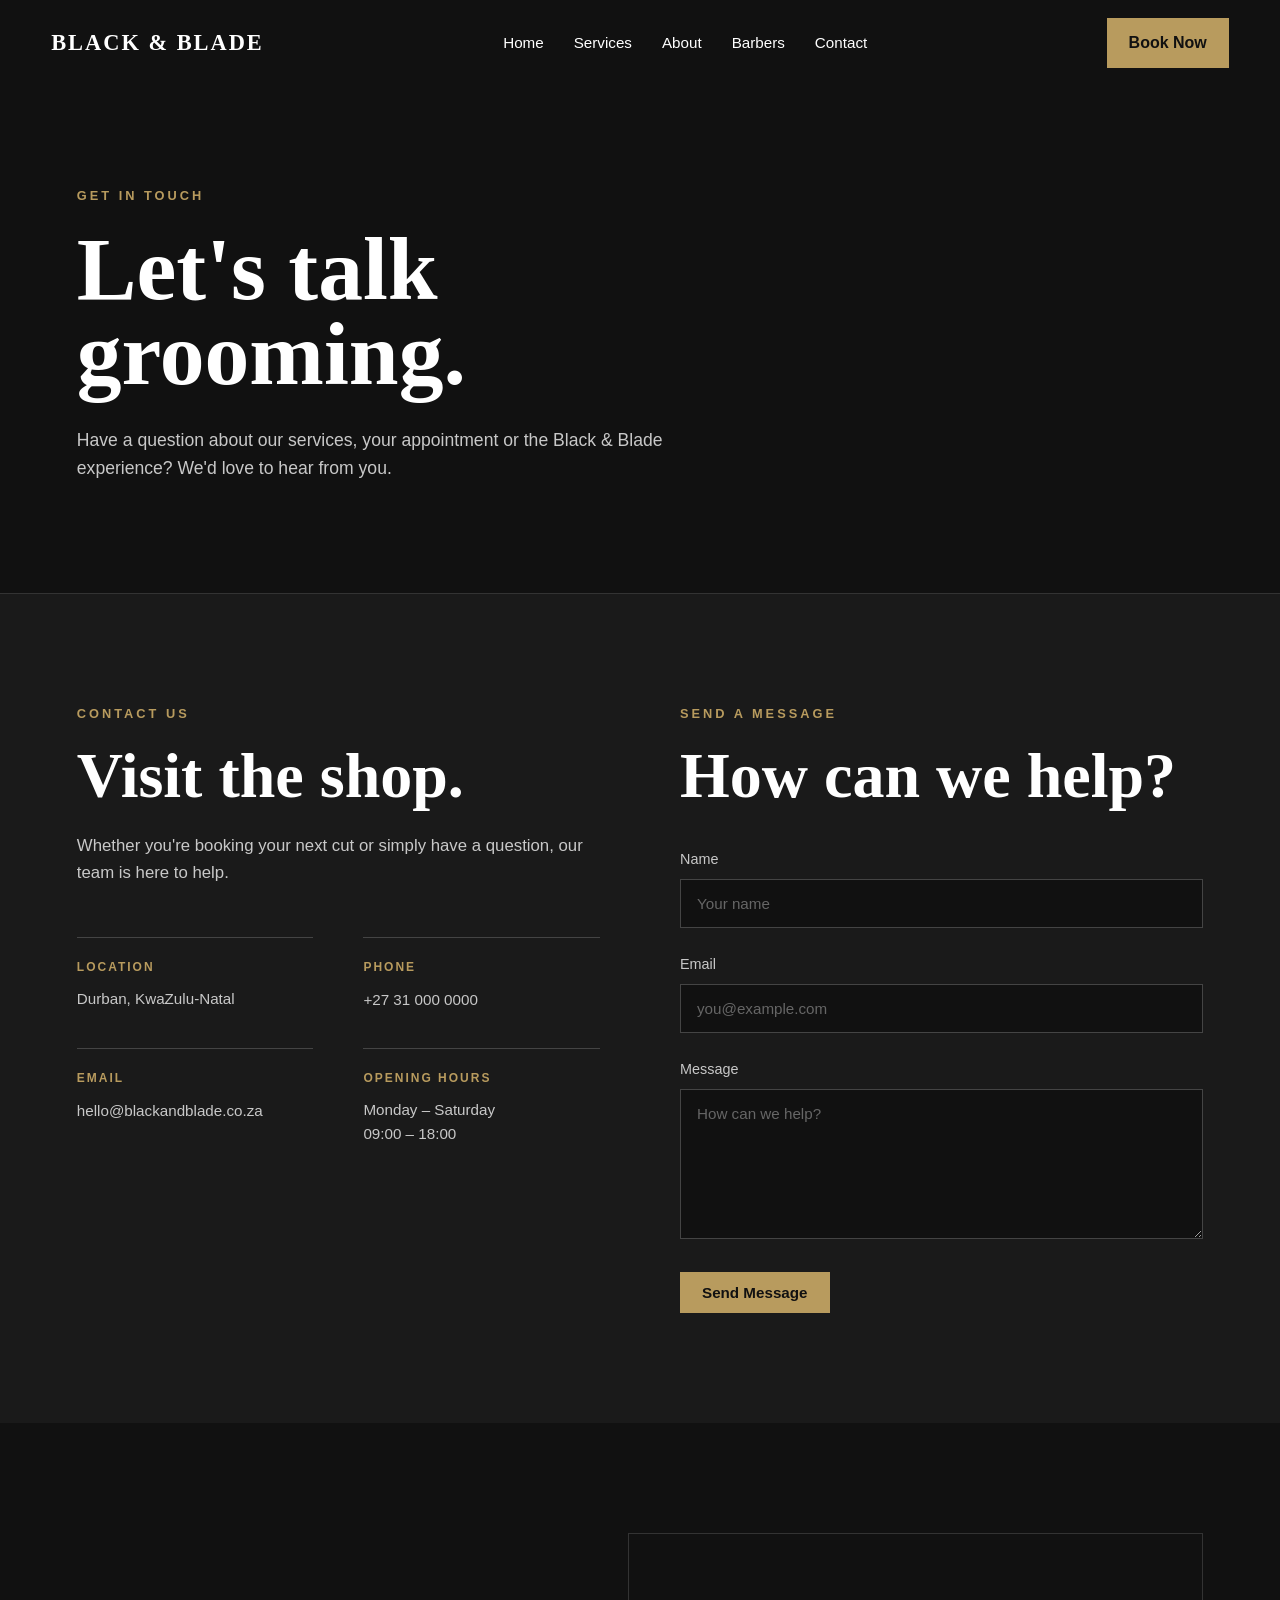
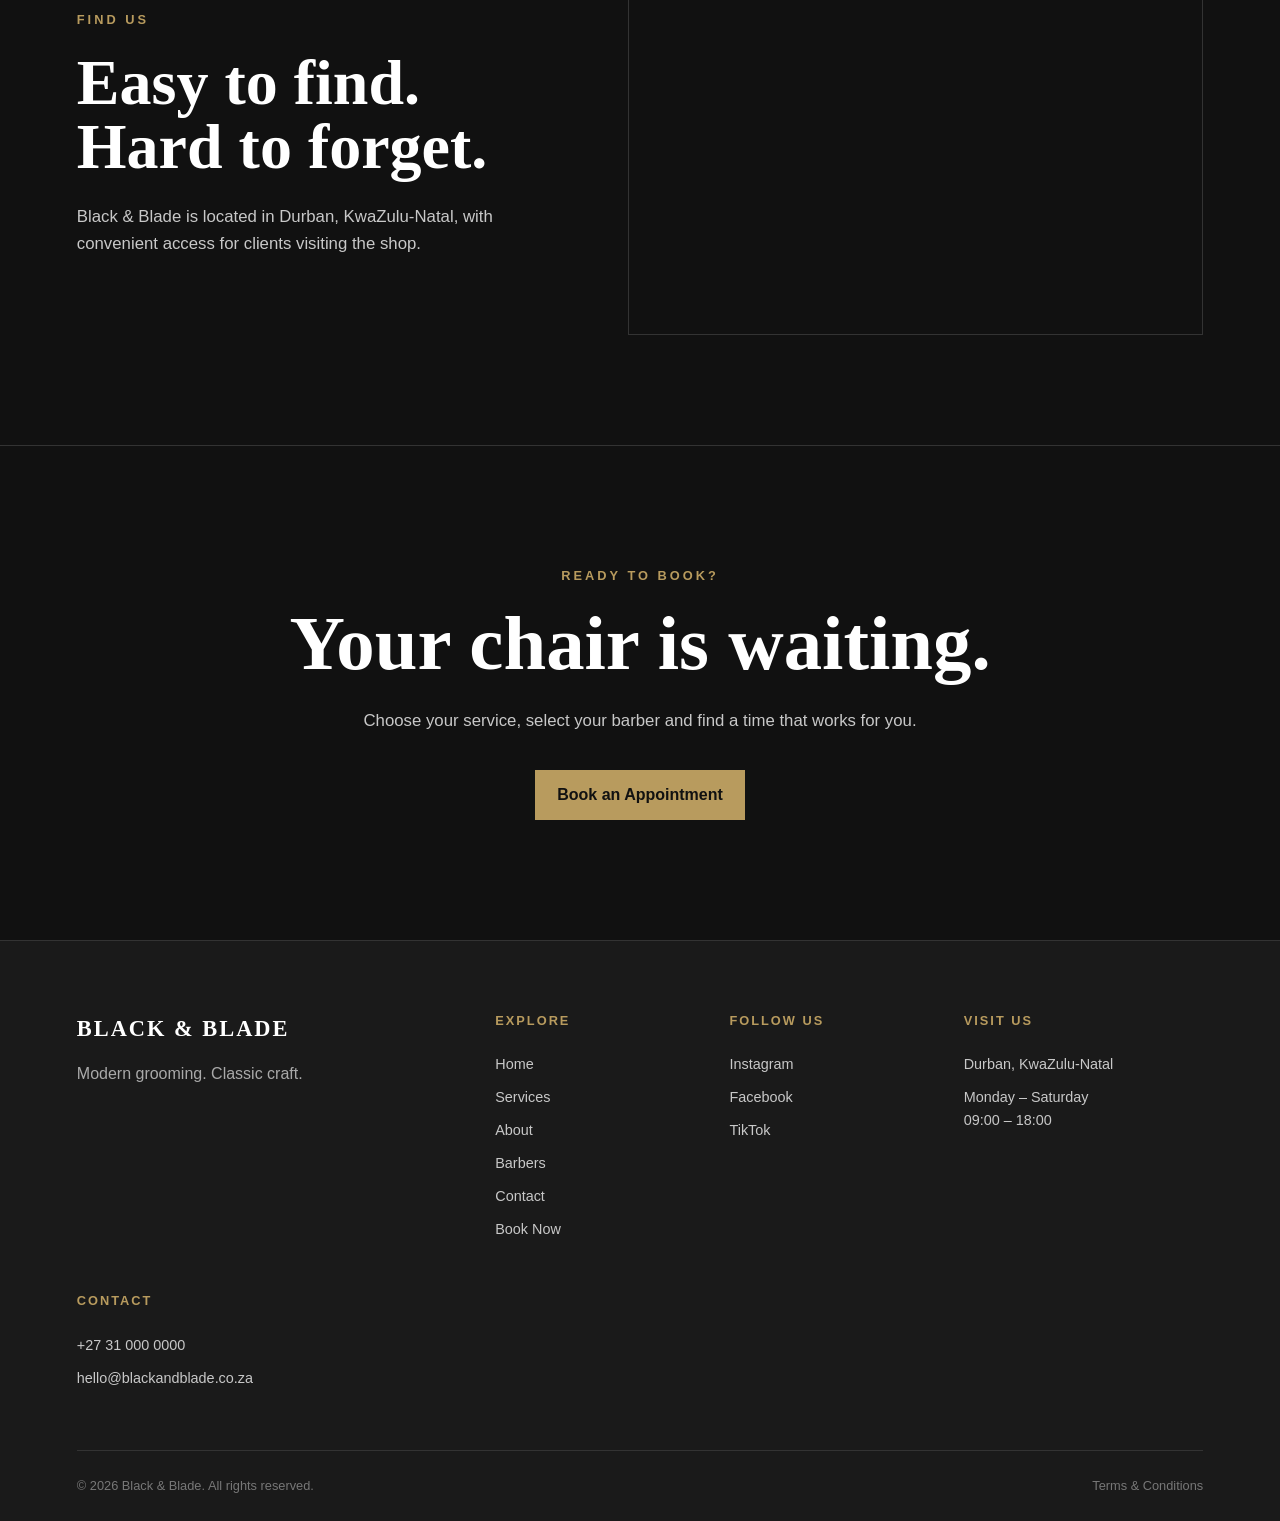
<file: contact.html>
<!DOCTYPE html>
<html lang="en">

<head>

    <meta charset="UTF-8">
    <meta name="viewport" content="width=device-width, initial-scale=1.0">

    <title>Contact | Black & Blade</title>

    <link rel="stylesheet" href="CSS/style.css">

</head>

<body>

    <header class="site-header">

        <a href="index.html" class="logo">
            BLACK & BLADE
        </a>

        <nav class="main-nav">

            <a href="index.html">Home</a>
            <a href="services.html">Services</a>
            <a href="about.html">About</a>
            <a href="barbers.html">Barbers</a>
            <a href="contact.html">Contact</a>

        </nav>

        <a href="booking.html" class="btn btn-primary">
            Book Now
        </a>

    </header>


    <main>

        <!-- Contact Hero -->

        <section class="page-hero">

            <div class="page-hero-content">

                <p class="eyebrow">
                    GET IN TOUCH
                </p>

                <h1>
                    Let's talk<br>
                    grooming.
                </h1>

                <p>
                    Have a question about our services, your appointment
                    or the Black & Blade experience? We'd love to hear from you.
                </p>

            </div>

        </section>


        <!-- Contact Information -->

        <section class="contact-section">

            <div class="contact-info">

                <p class="eyebrow">
                    CONTACT US
                </p>

                <h2>
                    Visit the shop.
                </h2>

                <p>
                    Whether you're booking your next cut or simply have
                    a question, our team is here to help.
                </p>


                <div class="contact-details">

                    <div class="contact-detail">

                        <span class="contact-label">
                            LOCATION
                        </span>

                        <p>
                            Durban, KwaZulu-Natal
                        </p>

                    </div>


                    <div class="contact-detail">

                        <span class="contact-label">
                            PHONE
                        </span>

                        <a href="tel:+27310000000">
                            +27 31 000 0000
                        </a>

                    </div>


                    <div class="contact-detail">

                        <span class="contact-label">
                            EMAIL
                        </span>

                        <a href="mailto:hello@blackandblade.co.za">
                            hello@blackandblade.co.za
                        </a>

                    </div>


                    <div class="contact-detail">

                        <span class="contact-label">
                            OPENING HOURS
                        </span>

                        <p>
                            Monday – Saturday<br>
                            09:00 – 18:00
                        </p>

                    </div>

                </div>

            </div>


            <!-- Contact Form -->

            <div class="contact-form-wrapper">

                <p class="eyebrow">
                    SEND A MESSAGE
                </p>

                <h2>
                    How can we help?
                </h2>

                <form class="contact-form" id="contactForm">

                    <div class="form-group">

                        <label for="name">
                            Name
                        </label>

                        <input
                            type="text"
                            id="name"
                            name="name"
                            placeholder="Your name"
                            required
                        >

                    </div>


                    <div class="form-group">

                        <label for="email">
                            Email
                        </label>

                        <input
                            type="email"
                            id="email"
                            name="email"
                            placeholder="you@example.com"
                            required
                        >

                    </div>


                    <div class="form-group">

                        <label for="message">
                            Message
                        </label>

                        <textarea
                            id="message"
                            name="message"
                            rows="6"
                            placeholder="How can we help?"
                            required
                        ></textarea>

                    </div>


                    <button
                        type="submit"
                        class="btn btn-primary"
                    >
                        Send Message
                    </button>

                </form>

            </div>

        </section>


        <!-- Location -->

        <section class="contact-location">

            <div class="contact-location-content">

                <p class="eyebrow">
                    FIND US
                </p>

                <h2>
                    Easy to find.<br>
                    Hard to forget.
                </h2>

                <p>
                    Black & Blade is located in Durban, KwaZulu-Natal,
                    with convenient access for clients visiting the shop.
                </p>

            </div>

            <div class="map-container">

             <iframe
              src="https://www.openstreetmap.org/export/embed.html?bbox=30.985%2C-29.885%2C31.055%2C-29.825&layer=mapnik"
              title="Map showing Durban, KwaZulu-Natal"
              loading="lazy">
             </iframe>

            </div>

        </section>


        <!-- Booking CTA -->

        <section class="booking-cta">

            <div class="cta-content">

                <p class="eyebrow">
                    READY TO BOOK?
                </p>

                <h2>
                    Your chair is waiting.
                </h2>

                <p>
                    Choose your service, select your barber and
                    find a time that works for you.
                </p>

                <a href="booking.html" class="btn btn-primary">
                    Book an Appointment
                </a>

            </div>

        </section>

    </main>


    <footer class="site-footer">

        <div class="footer-main">

            <div class="footer-brand">

                <a href="index.html" class="logo">
                    BLACK & BLADE
                </a>

                <p>
                    Modern grooming. Classic craft.
                </p>

            </div>


            <div class="footer-column">

                <h3>
                    Explore
                </h3>

                <a href="index.html">Home</a>
                <a href="services.html">Services</a>
                <a href="about.html">About</a>
                <a href="barbers.html">Barbers</a>
                <a href="contact.html">Contact</a>
                <a href="booking.html">Book Now</a>

            </div>


            <div class="footer-column">

                <h3>
                    Follow Us
                </h3>

                <a href="https://www.instagram.com/" target="_blank" rel="noopener noreferrer">
                    Instagram
                </a>

                <a href="https://www.facebook.com/" target="_blank" rel="noopener noreferrer">
                    Facebook
                </a>

                <a href="https://www.tiktok.com/" target="_blank" rel="noopener noreferrer">
                    TikTok
                </a>

            </div>


            <div class="footer-column">

                <h3>
                    Visit Us
                </h3>

                <p>
                    Durban, KwaZulu-Natal
                </p>

                <p>
                    Monday – Saturday<br>
                    09:00 – 18:00
                </p>

            </div>


            <div class="footer-column">

                <h3>
                    Contact
                </h3>

                <a href="tel:+27310000000">
                    +27 31 000 0000
                </a>

                <a href="mailto:hello@blackandblade.co.za">
                    hello@blackandblade.co.za
                </a>

            </div>

        </div>


        <div class="footer-bottom">

            <p>
                © 2026 Black & Blade. All rights reserved.
            </p>

            <a href="terms.html">
                Terms & Conditions
            </a>

        </div>

    </footer>


    <script src="js/main.js" defer></script>

</body>

</html>
</file>
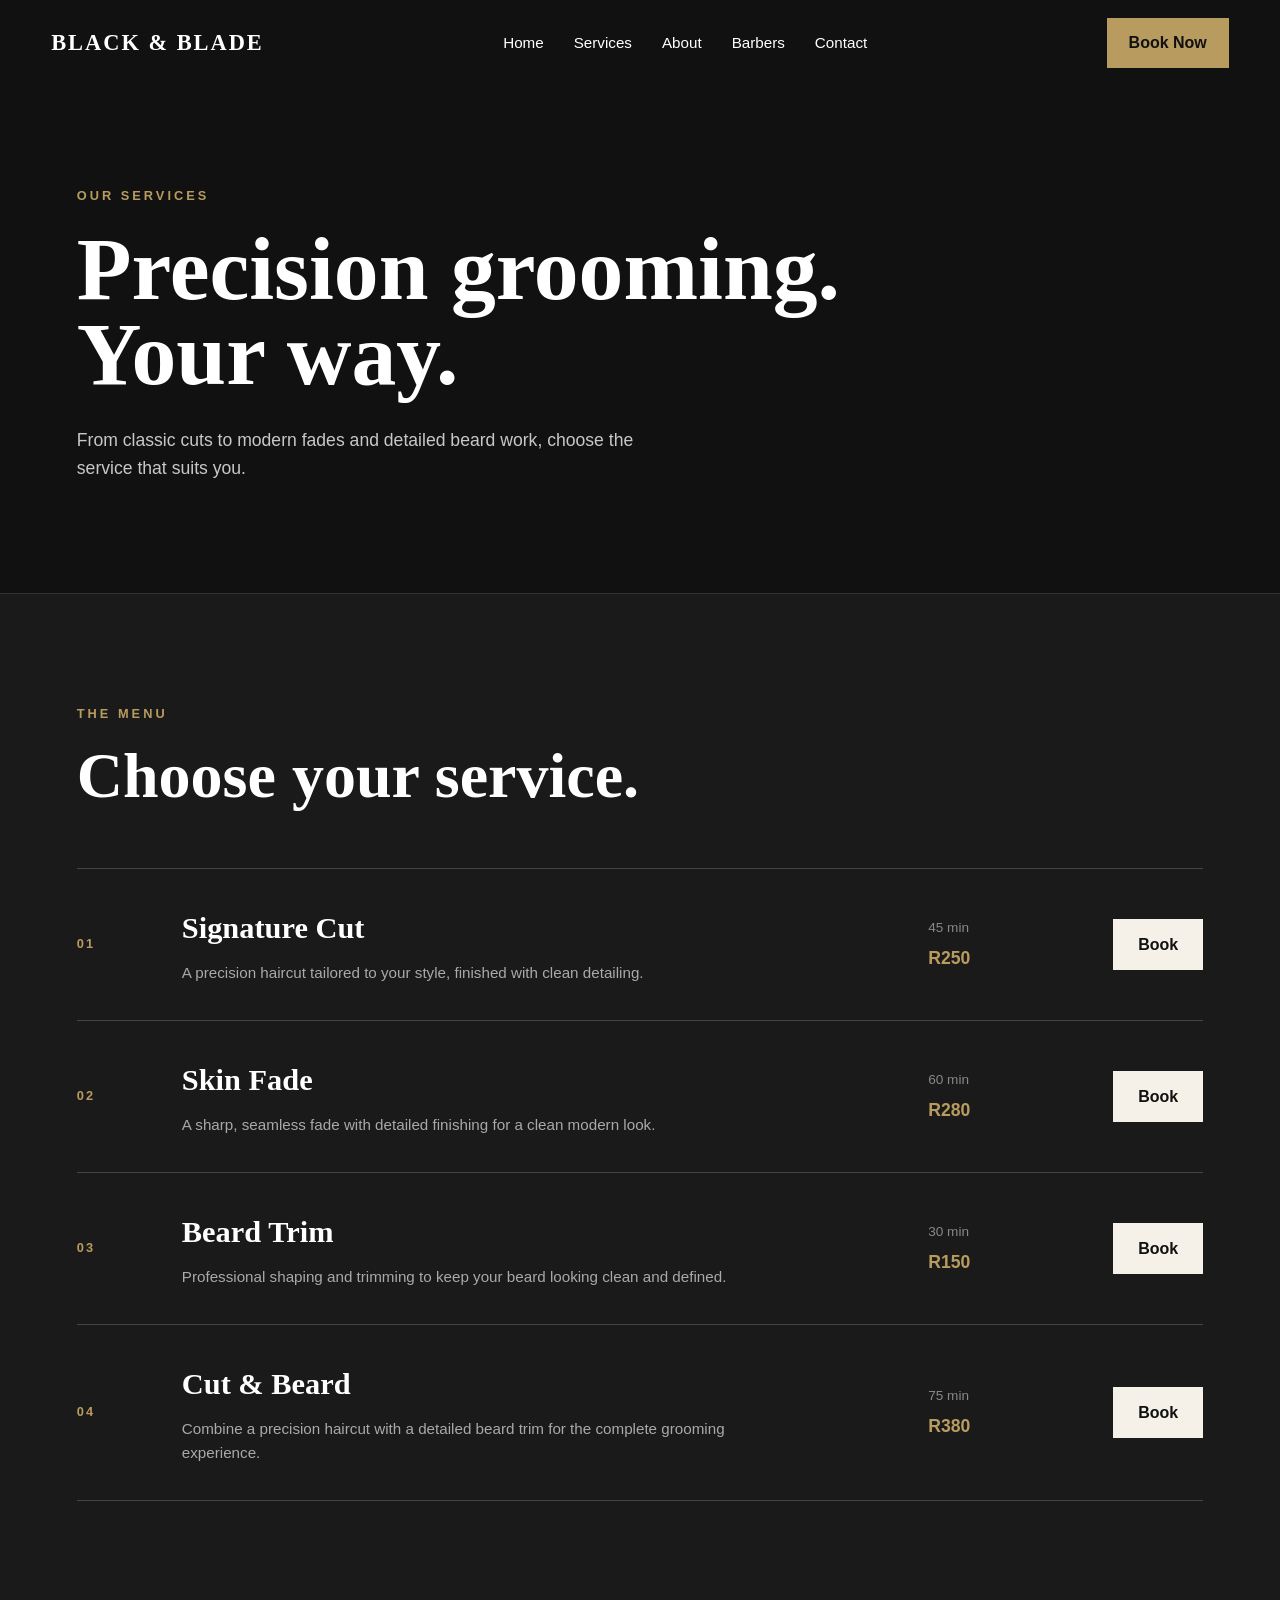
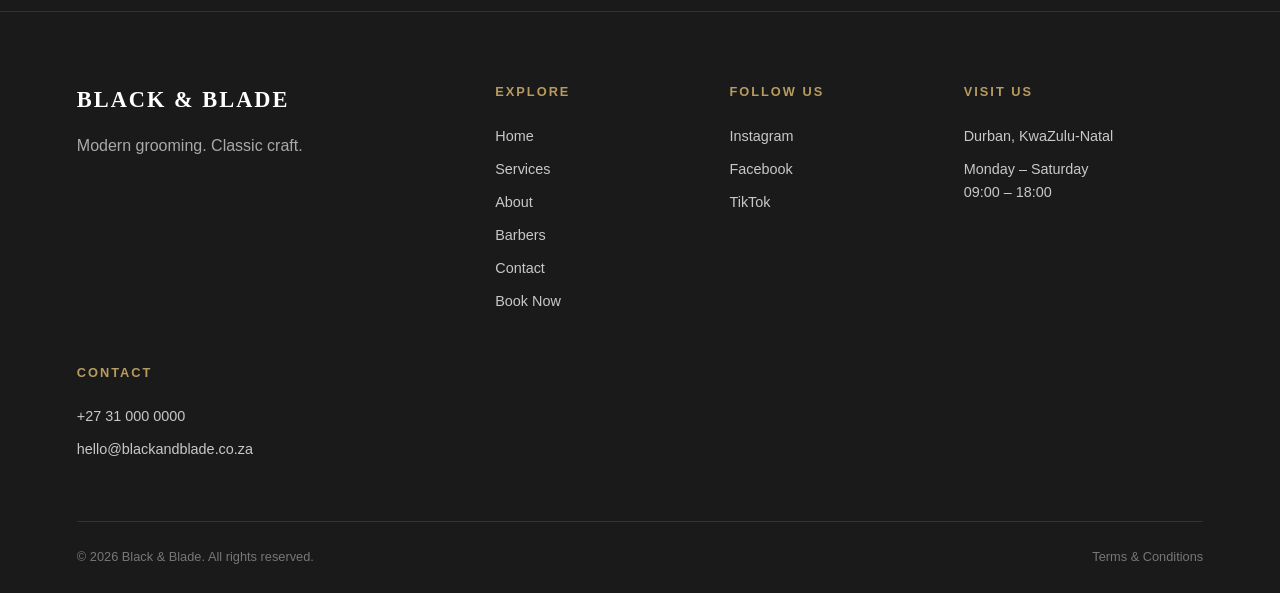
<file: services.html>
<!DOCTYPE html>

<html lang="en">

<head>

    <meta charset="UTF-8">
    <meta name="viewport" content="width=device-width, initial-scale=1.0">

    <title>Services | Black & Blade</title>

    <link rel="stylesheet" href="CSS/style.css">

</head>

<body>

    <header class="site-header">

        <a href="index.html" class="logo">
            BLACK & BLADE
        </a>

        <nav class="main-nav">

            <a href="index.html">
                Home
            </a>

            <a href="services.html">
                Services
            </a>

            <a href="about.html">
                About
            </a>

            <a href="barbers.html">
                Barbers
            </a>

            <a href="contact.html">
                Contact
            </a>

        </nav>

        <a href="booking.html" class="btn btn-primary">
            Book Now
        </a>

    </header>


    <main>

        <section class="page-hero">

            <div class="page-hero-content">

                <p class="eyebrow">
                    OUR SERVICES
                </p>

                <h1>
                    Precision grooming.
                    <br>
                    Your way.
                </h1>

                <p>
                    From classic cuts to modern fades and detailed
                    beard work, choose the service that suits you.
                </p>

            </div>

        </section>


        <section class="services-list">

            <div class="service-list-heading">

                <p class="eyebrow">
                    THE MENU
                </p>

                <h2>
                    Choose your service.
                </h2>

            </div>


            <div class="service-list">


                <article class="service-item">

                    <div class="service-item-number">
                        01
                    </div>

                    <div class="service-item-info">

                        <h3>
                            Signature Cut
                        </h3>

                        <p>
                            A precision haircut tailored to your style,
                            finished with clean detailing.
                        </p>

                    </div>

                    <div class="service-item-meta">

                        <span>
                            45 min
                        </span>

                        <strong>
                            R250
                        </strong>

                    </div>

                    <a href="booking.html?service=signature-cut" class="btn btn-secondary">
                        Book
                    </a>

                </article>


                <article class="service-item">

                    <div class="service-item-number">
                        02
                    </div>

                    <div class="service-item-info">

                        <h3>
                            Skin Fade
                        </h3>

                        <p>
                            A sharp, seamless fade with detailed finishing
                            for a clean modern look.
                        </p>

                    </div>

                    <div class="service-item-meta">

                        <span>
                            60 min
                        </span>

                        <strong>
                            R280
                        </strong>

                    </div>

                    <a href="booking.html?service=skin-fade" class="btn btn-secondary">
                        Book
                    </a>

                </article>


                <article class="service-item">

                    <div class="service-item-number">
                        03
                    </div>

                    <div class="service-item-info">

                        <h3>
                            Beard Trim
                        </h3>

                        <p>
                            Professional shaping and trimming to keep
                            your beard looking clean and defined.
                        </p>

                    </div>

                    <div class="service-item-meta">

                        <span>
                            30 min
                        </span>

                        <strong>
                            R150
                        </strong>

                    </div>

                    <a href="booking.html?service=beard-trim" class="btn btn-secondary">
                        Book
                    </a>

                </article>


                <article class="service-item">

                    <div class="service-item-number">
                        04
                    </div>

                    <div class="service-item-info">

                        <h3>
                            Cut & Beard
                        </h3>

                        <p>
                            Combine a precision haircut with a detailed
                            beard trim for the complete grooming experience.
                        </p>

                    </div>

                    <div class="service-item-meta">

                        <span>
                            75 min
                        </span>

                        <strong>
                            R380
                        </strong>

                    </div>

                    <a href="booking.html?service=cut-and-beard" class="btn btn-secondary">
                        Book
                    </a>

                </article>


            </div>

        </section>

    </main>


    <footer class="site-footer">

        <div class="footer-main">


            <div class="footer-brand">

                <a href="index.html" class="logo">
                    BLACK & BLADE
                </a>

                <p>
                    Modern grooming. Classic craft.
                </p>

            </div>


            <div class="footer-column">

                <h3>
                    Explore
                </h3>

                <a href="index.html">
                    Home
                </a>

                <a href="services.html">
                    Services
                </a>

                <a href="about.html">
                    About
                </a>

                <a href="barbers.html">
                    Barbers
                </a>

                <a href="contact.html">
                    Contact
                </a>

                <a href="booking.html">
                    Book Now
                </a>

            </div>


            <div class="footer-column">

                <h3>
                    Follow Us
                </h3>

                <a href="https://www.instagram.com/" target="_blank" rel="noopener noreferrer">
                    Instagram
                </a>

                <a href="https://www.facebook.com/" target="_blank" rel="noopener noreferrer">
                    Facebook
                </a>

                <a href="https://www.tiktok.com/" target="_blank" rel="noopener noreferrer">
                    TikTok
                </a>

            </div>


            <div class="footer-column">

                <h3>
                    Visit Us
                </h3>

                <p>
                    Durban, KwaZulu-Natal
                </p>

                <p>
                    Monday – Saturday
                    <br>
                    09:00 – 18:00
                </p>

            </div>


            <div class="footer-column">

                <h3>
                    Contact
                </h3>

                <a href="tel:+27310000000">
                    +27 31 000 0000
                </a>

                <a href="mailto:hello@blackandblade.co.za">
                    hello@blackandblade.co.za
                </a>

            </div>


        </div>


        <div class="footer-bottom">

            <p>
                © 2026 Black & Blade. All rights reserved.
            </p>

            <a href="terms.html">
                Terms & Conditions
            </a>

        </div>

    </footer>


    <script src="js/main.js" defer></script>

</body>

</html>
</file>
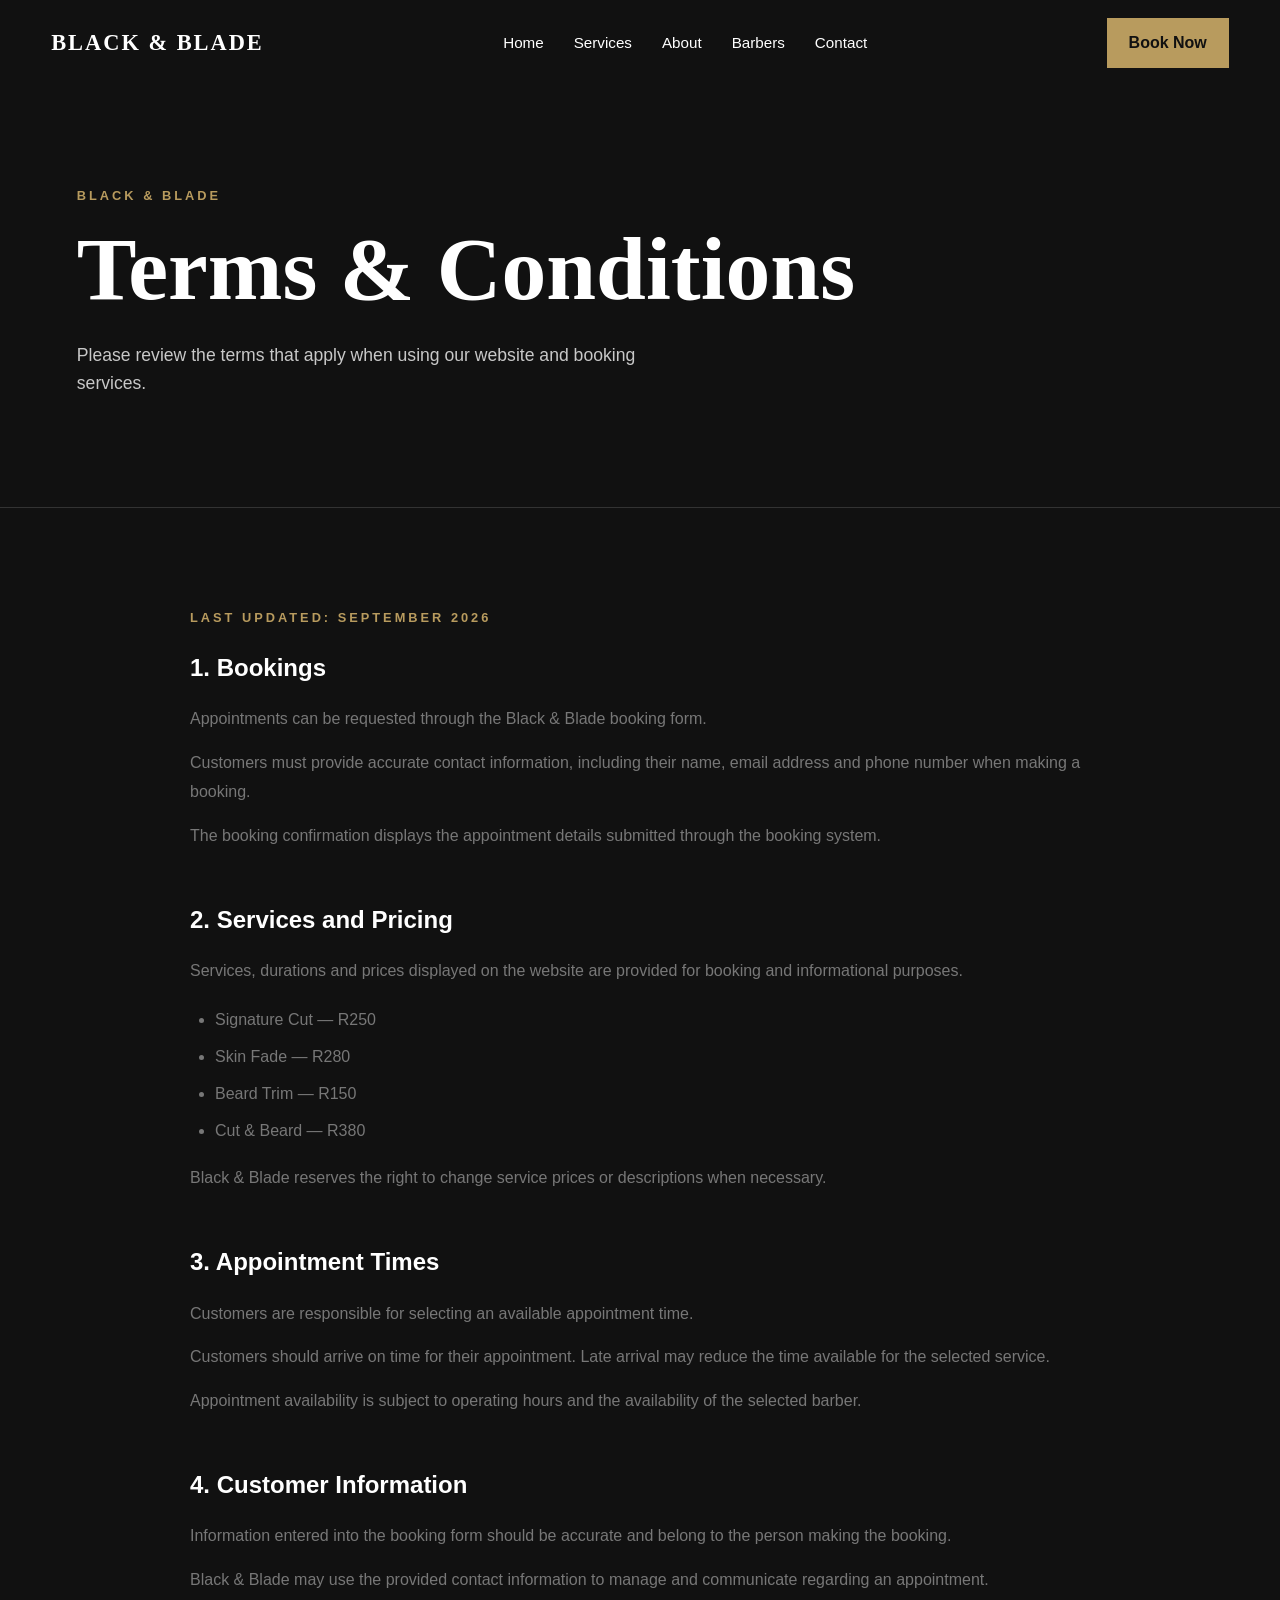
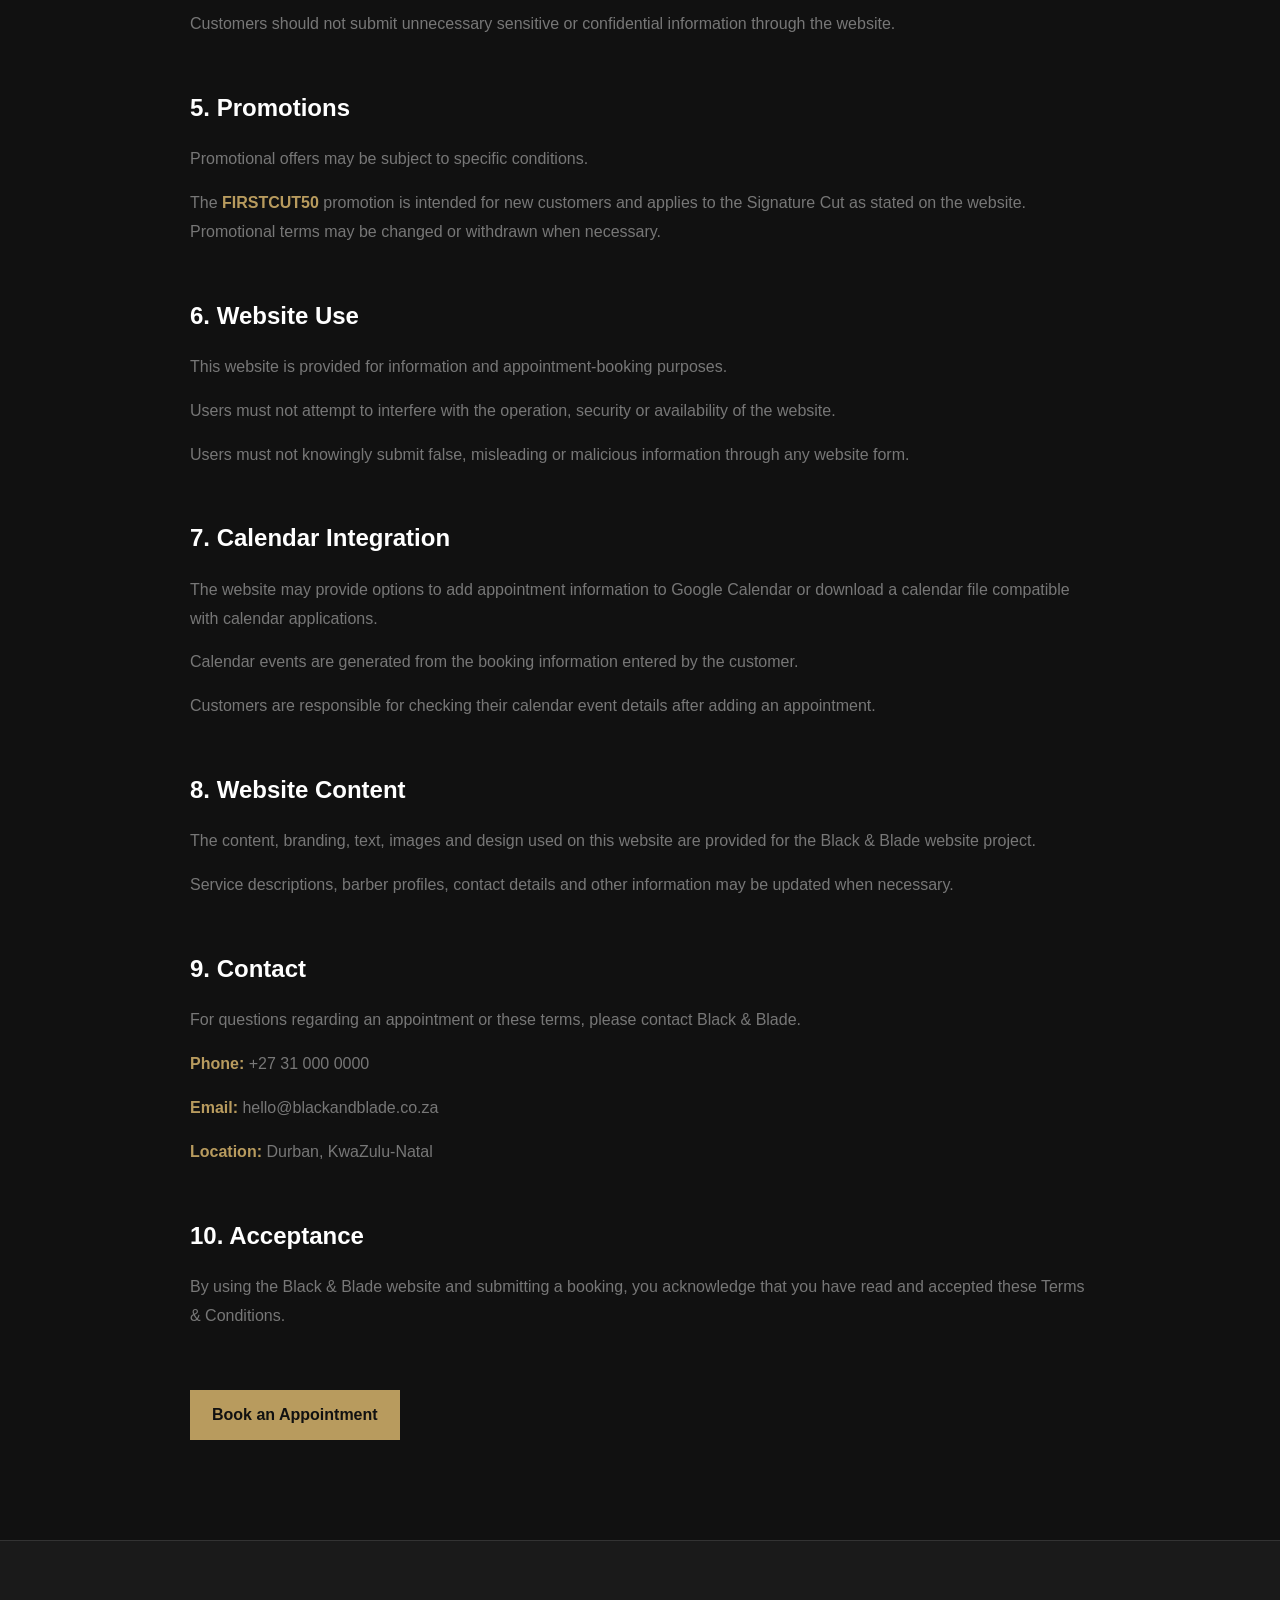
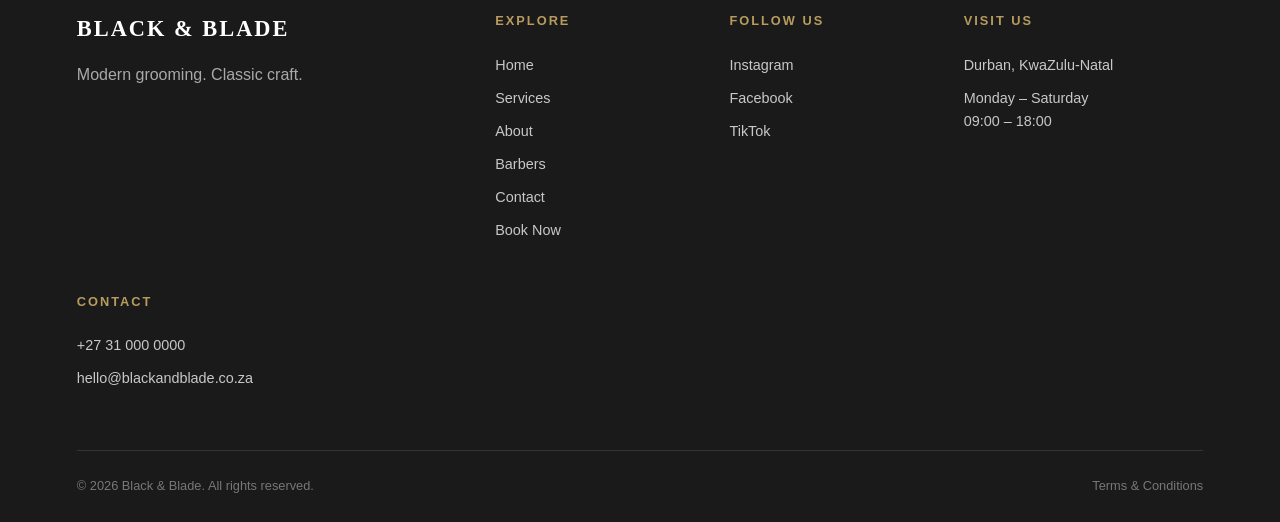
<file: terms.html>
<!DOCTYPE html>
<html lang="en">

<head>
    <meta charset="UTF-8">
    <meta name="viewport" content="width=device-width, initial-scale=1.0">

    <title>Terms & Conditions | Black & Blade</title>

    <link rel="stylesheet" href="CSS/style.css">
</head>

<body>

    <!-- HEADER -->

    <header class="site-header">

        <a href="index.html" class="logo">
            BLACK & BLADE
        </a>

        <nav class="main-nav">
            <a href="index.html">Home</a>
            <a href="services.html">Services</a>
            <a href="about.html">About</a>
            <a href="barbers.html">Barbers</a>
            <a href="contact.html">Contact</a>
        </nav>

        <a href="booking.html" class="btn btn-primary">
            Book Now
        </a>

    </header>


    <!-- PAGE HERO -->

    <section class="page-hero">

        <div class="page-hero-content">

            <p class="eyebrow">
                BLACK & BLADE
            </p>

            <h1>
                Terms & Conditions
            </h1>

            <p>
                Please review the terms that apply when using our website
                and booking services.
            </p>

        </div>

    </section>


    <!-- TERMS CONTENT -->

    <main class="content-section">

        <div class="content-container">

            <p class="eyebrow">
                LAST UPDATED: SEPTEMBER 2026
            </p>


            <section class="content-block">

                <h2>
                    1. Bookings
                </h2>

                <p>
                    Appointments can be requested through the Black & Blade
                    booking form.
                </p>

                <p>
                    Customers must provide accurate contact information,
                    including their name, email address and phone number
                    when making a booking.
                </p>

                <p>
                    The booking confirmation displays the appointment
                    details submitted through the booking system.
                </p>

            </section>


            <section class="content-block">

                <h2>
                    2. Services and Pricing
                </h2>

                <p>
                    Services, durations and prices displayed on the website
                    are provided for booking and informational purposes.
                </p>

                <ul>
                    <li>Signature Cut — R250</li>
                    <li>Skin Fade — R280</li>
                    <li>Beard Trim — R150</li>
                    <li>Cut & Beard — R380</li>
                </ul>

                <p>
                    Black & Blade reserves the right to change service
                    prices or descriptions when necessary.
                </p>

            </section>


            <section class="content-block">

                <h2>
                    3. Appointment Times
                </h2>

                <p>
                    Customers are responsible for selecting an available
                    appointment time.
                </p>

                <p>
                    Customers should arrive on time for their appointment.
                    Late arrival may reduce the time available for the
                    selected service.
                </p>

                <p>
                    Appointment availability is subject to operating hours
                    and the availability of the selected barber.
                </p>

            </section>


            <section class="content-block">

                <h2>
                    4. Customer Information
                </h2>

                <p>
                    Information entered into the booking form should be
                    accurate and belong to the person making the booking.
                </p>

                <p>
                    Black & Blade may use the provided contact information
                    to manage and communicate regarding an appointment.
                </p>

                <p>
                    Customers should not submit unnecessary sensitive or
                    confidential information through the website.
                </p>

            </section>


            <section class="content-block">

                <h2>
                    5. Promotions
                </h2>

                <p>
                    Promotional offers may be subject to specific conditions.
                </p>

                <p>
                    The <strong>FIRSTCUT50</strong> promotion is intended for
                    new customers and applies to the Signature Cut as stated
                    on the website. Promotional terms may be changed or
                    withdrawn when necessary.
                </p>

            </section>


            <section class="content-block">

                <h2>
                    6. Website Use
                </h2>

                <p>
                    This website is provided for information and
                    appointment-booking purposes.
                </p>

                <p>
                    Users must not attempt to interfere with the operation,
                    security or availability of the website.
                </p>

                <p>
                    Users must not knowingly submit false, misleading or
                    malicious information through any website form.
                </p>

            </section>


            <section class="content-block">

                <h2>
                    7. Calendar Integration
                </h2>

                <p>
                    The website may provide options to add appointment
                    information to Google Calendar or download a calendar
                    file compatible with calendar applications.
                </p>

                <p>
                    Calendar events are generated from the booking
                    information entered by the customer.
                </p>

                <p>
                    Customers are responsible for checking their calendar
                    event details after adding an appointment.
                </p>

            </section>


            <section class="content-block">

                <h2>
                    8. Website Content
                </h2>

                <p>
                    The content, branding, text, images and design used on
                    this website are provided for the Black & Blade website
                    project.
                </p>

                <p>
                    Service descriptions, barber profiles, contact details
                    and other information may be updated when necessary.
                </p>

            </section>


            <section class="content-block">

                <h2>
                    9. Contact
                </h2>

                <p>
                    For questions regarding an appointment or these terms,
                    please contact Black & Blade.
                </p>

                <p>
                    <strong>Phone:</strong>
                    +27 31 000 0000
                </p>

                <p>
                    <strong>Email:</strong>
                    hello@blackandblade.co.za
                </p>

                <p>
                    <strong>Location:</strong>
                    Durban, KwaZulu-Natal
                </p>

            </section>


            <section class="content-block">

                <h2>
                    10. Acceptance
                </h2>

                <p>
                    By using the Black & Blade website and submitting a
                    booking, you acknowledge that you have read and accepted
                    these Terms & Conditions.
                </p>

            </section>


            <div class="content-action">

                <a href="booking.html" class="btn btn-primary">
                    Book an Appointment
                </a>

            </div>

        </div>

    </main>


    <!-- FOOTER -->

    <footer class="site-footer">

        <div class="footer-main">

            <div class="footer-brand">

                <a href="index.html" class="logo">
                    BLACK & BLADE
                </a>

                <p>
                    Modern grooming. Classic craft.
                </p>

            </div>


            <div class="footer-column">

                <h3>
                    Explore
                </h3>

                <a href="index.html">Home</a>
                <a href="services.html">Services</a>
                <a href="about.html">About</a>
                <a href="barbers.html">Barbers</a>
                <a href="contact.html">Contact</a>
                <a href="booking.html">Book Now</a>

            </div>


            <div class="footer-column">

                <h3>
                    Follow Us
                </h3>

                <a href="https://www.instagram.com/" target="_blank" rel="noopener noreferrer">
                    Instagram
                </a>

                <a href="https://www.facebook.com/" target="_blank" rel="noopener noreferrer">
                    Facebook
                </a>

                <a href="https://www.tiktok.com/" target="_blank" rel="noopener noreferrer">
                    TikTok
                </a>

            </div>


            <div class="footer-column">

                <h3>
                    Visit Us
                </h3>

                <p>
                    Durban, KwaZulu-Natal
                </p>

                <p>
                    Monday – Saturday<br>
                    09:00 – 18:00
                </p>

            </div>


            <div class="footer-column">

                <h3>
                    Contact
                </h3>

                <a href="tel:+27310000000">
                    +27 31 000 0000
                </a>

                <a href="mailto:hello@blackandblade.co.za">
                    hello@blackandblade.co.za
                </a>

            </div>

        </div>


        <div class="footer-bottom">

            <p>
                © 2026 Black & Blade. All rights reserved.
            </p>

            <a href="terms.html">
                Terms & Conditions
            </a>

        </div>

    </footer>


    <script src="js/main.js" defer></script>

</body>
</html>
</file>
<file: CSS/style.css>
:root {
--color-black: #111111;
--color-dark: #1a1a1a;
--color-cream: #f5f1e8;
--color-gold: #b89b5e;
--color-white: #ffffff;
--color-gray: #777777;


--font-heading: "Georgia", serif;
--font-body: Arial, sans-serif;


}

/* =========================
RESET
========================= */

* {
  margin: 0;
  padding: 0;
  box-sizing: border-box;
  }

html {
width: 100%;
overflow-x: hidden;
}

body {
width: 100%;
min-height: 100vh;
font-family: var(--font-body);
background-color: var(--color-black);
color: var(--color-white);
line-height: 1.6;
overflow-x: hidden;
}

/* =========================
HEADER
========================= */

.site-header {
width: 100%;
padding: 20px 6%;
display: flex;
align-items: center;
justify-content: space-between;
gap: 30px;
}

.logo {
color: var(--color-white);
text-decoration: none;
font-family: var(--font-heading);
font-size: 1.4rem;
font-weight: bold;
letter-spacing: 2px;
}

.main-nav {
display: flex;
align-items: center;
gap: 30px;
}

.main-nav a {
position: relative;
color: var(--color-white);
text-decoration: none;
font-size: 0.95rem;
transition: color 0.3s ease;
}

.main-nav a:hover {
color: var(--color-gold);
}

.main-nav a::after {
content: "";
position: absolute;
left: 0;
bottom: -6px;
width: 0;
height: 1px;
background-color: var(--color-gold);
transition: width 0.3s ease;
}

.main-nav a:hover::after {
width: 100%;
}

/* =========================
BUTTONS
========================= */

.btn {
display: inline-block;
padding: 12px 22px;
text-decoration: none;
font-weight: bold;
transition: all 0.3s ease;
}

.btn-primary {
background-color: var(--color-gold);
color: var(--color-black);
}

.btn-primary:hover {
transform: translateY(-2px);
}

.btn-secondary {
    background-color: var(--color-cream);
    color: var(--color-black);
    border: 1px solid var(--color-cream);
    cursor: pointer;
}

.btn-secondary:hover {
    background-color: var(--color-gold);
    border-color: var(--color-gold);
    color: var(--color-black);
    transform: translateY(-2px);
}

/* =========================
HERO
========================= */

.hero {
width: 100%;
min-height: calc(100vh - 80px);
display: grid;
grid-template-columns: minmax(0, 1fr) minmax(0, 0.9fr);
align-items: center;
gap: 60px;
padding: 40px 6%;
}

.hero-content {
width: 100%;
max-width: 700px;
}

.eyebrow {
color: var(--color-gold);
font-size: 0.8rem;
font-weight: bold;
letter-spacing: 3px;
margin-bottom: 20px;
}

.hero h1 {
font-family: var(--font-heading);
font-size: clamp(3.5rem, 7vw, 7rem);
line-height: 0.95;
margin-bottom: 30px;
}

.hero-text {
max-width: 520px;
color: #c8c8c8;
font-size: 1.1rem;
margin-bottom: 35px;
}

.hero-actions {
display: flex;
align-items: center;
gap: 20px;
}

/* =========================
HERO IMAGE
========================= */

.hero-image {
width: 100%;
height: 600px;
overflow: hidden;
border-radius: 4px;
}

.hero-image img {
width: 100%;
height: 100%;
object-fit: cover;
object-position: center center;
display: block;
transition: transform 0.6s ease;
}

.hero-image:hover img {
transform: scale(1.03);
}

/* =========================
MEDIUM DESKTOP / LARGE TABLET
========================= */

@media (max-width: 1400px) and (min-width: 901px) {


.site-header {
    padding: 18px 4%;
}

.hero {
    min-height: calc(100vh - 70px);
    gap: 45px;
    padding: 35px 4%;
}

.hero h1 {
    font-size: clamp(3rem, 6vw, 5rem);
}

.hero-image {
    height: 560px;
}

}

/* =========================
TABLETS
========================= */

@media (max-width: 900px) {


.site-header {
    padding: 18px 5%;
    flex-wrap: wrap;
}

.main-nav {
    order: 3;
    width: 100%;
    justify-content: center;
    gap: 20px;
}

.hero {
    min-height: auto;
    grid-template-columns: 1fr;
    gap: 45px;
    padding: 40px 5% 60px;
}

.hero-content {
    max-width: 700px;
}

.hero h1 {
    font-size: clamp(3rem, 8vw, 5rem);
}

.hero-image {
    height: auto;
    max-height: none;
}

.hero-image img {
    width: 100%;
    height: auto;
    object-fit: contain;
    object-position: center;
}


}

/* =========================
SMALL TABLETS / LARGE PHONES
========================= */

@media (max-width: 700px) {

```
.hero {
    gap: 35px;
    padding: 35px 5% 50px;
}

.hero h1 {
    font-size: clamp(2.8rem, 10vw, 4.5rem);
}

.hero-text {
    font-size: 1rem;
}

.hero-actions {
    flex-direction: column;
    align-items: flex-start;
    gap: 15px;
}

.hero-image {
    width: 100%;
    height: auto;
}

.hero-image img {
    width: 100%;
    height: auto;
    object-fit: contain;
}


}

/* =========================
PHONES
========================= */

@media (max-width: 600px) {


.site-header {
    padding: 18px 5%;
    gap: 20px;
}

.logo {
    font-size: 1.2rem;
}

.main-nav {
    gap: 12px;
    flex-wrap: wrap;
}

.main-nav a {
    font-size: 0.82rem;
}

.site-header > .btn {
    padding: 10px 16px;
    font-size: 0.9rem;
}

.hero {
    gap: 35px;
    padding: 35px 5% 50px;
}

.hero h1 {
    font-size: clamp(2.6rem, 13vw, 4rem);
}

.hero-text {
    font-size: 1rem;
    margin-bottom: 28px;
}

.hero-image {
    width: 100%;
    height: auto;
}

.hero-image img {
    width: 100%;
    height: auto;
    object-fit: contain;
}


}

/* =========================
VERY SMALL PHONES
========================= */

@media (max-width: 400px) {


.site-header {
    padding: 16px 5%;
}

.main-nav {
    gap: 10px;
}

.main-nav a {
    font-size: 0.78rem;
}

.hero {
    padding: 30px 5% 45px;
}

.hero h1 {
    font-size: 2.5rem;
}

.hero-actions {
    width: 100%;
}

.hero-actions .btn {
    width: 100%;
    text-align: center;
}

}

/* =========================
   SERVICES PREVIEW
========================= */

.services-preview {
    padding: 100px 6%;
    background-color: var(--color-dark);
}

.section-heading {
    max-width: 700px;
    margin-bottom: 60px;
}

.section-heading h2 {
    font-family: var(--font-heading);
    font-size: clamp(2.8rem, 5vw, 5rem);
    line-height: 1;
    margin-bottom: 25px;
}

.section-heading p:last-child {
    max-width: 550px;
    color: #c8c8c8;
    font-size: 1.05rem;
}

.service-cards {
    display: grid;
    grid-template-columns: repeat(4, 1fr);
    gap: 20px;
}

.service-card {
    min-height: 300px;
    padding: 35px 30px;
    border: 1px solid #333333;
    background-color: var(--color-black);
    display: flex;
    flex-direction: column;
    transition: transform 0.3s ease, border-color 0.3s ease;
}

.service-card:hover {
    transform: translateY(-6px);
    border-color: var(--color-gold);
}

.service-number {
    color: var(--color-gold);
    font-size: 0.8rem;
    font-weight: bold;
    letter-spacing: 2px;
    margin-bottom: 45px;
}

.service-card h3 {
    font-family: var(--font-heading);
    font-size: 1.7rem;
    margin-bottom: 15px;
}

.service-card p {
    color: #a9a9a9;
    font-size: 0.95rem;
    margin-bottom: 25px;
}

.service-price {
    margin-top: auto;
    color: var(--color-gold);
    font-weight: bold;
}

.services-action {
    margin-top: 45px;
}

@media (max-width: 1000px) {

    .services-preview {
        padding: 80px 5%;
    }

    .service-cards {
        grid-template-columns: repeat(2, 1fr);
    }

}

@media (max-width: 600px) {

    .services-preview {
        padding: 70px 5%;
    }

    .section-heading {
        margin-bottom: 40px;
    }

    .service-cards {
        grid-template-columns: 1fr;
    }

    .service-card {
        min-height: 260px;
    }

}

/* =========================
   WHY BLACK & BLADE
========================= */

.why-section {
    padding: 110px 6%;
    background-color: var(--color-black);
    display: grid;
    grid-template-columns: 1fr 1fr;
    gap: 80px;
    align-items: start;
}

.why-content {
    max-width: 650px;
}

.why-content h2 {
    font-family: var(--font-heading);
    font-size: clamp(2.8rem, 5vw, 5rem);
    line-height: 1;
    margin-bottom: 30px;
}

.why-content > p:last-child {
    max-width: 550px;
    color: #c8c8c8;
    font-size: 1.05rem;
}

.why-features {
    display: grid;
    grid-template-columns: 1fr;
    gap: 0;
}

.why-feature {
    padding: 30px 0;
    border-top: 1px solid #333333;
}

.why-feature:last-child {
    border-bottom: 1px solid #333333;
}

.feature-number {
    display: block;
    color: var(--color-gold);
    font-size: 0.8rem;
    font-weight: bold;
    letter-spacing: 2px;
    margin-bottom: 18px;
}

.why-feature h3 {
    font-family: var(--font-heading);
    font-size: 1.8rem;
    margin-bottom: 10px;
}

.why-feature p {
    max-width: 500px;
    color: #a9a9a9;
}


/* =========================
   WHY SECTION - TABLETS
========================= */

@media (max-width: 900px) {

    .why-section {
        grid-template-columns: 1fr;
        gap: 60px;
        padding: 90px 5%;
    }

}


/* =========================
   WHY SECTION - PHONES
========================= */

@media (max-width: 600px) {

    .why-section {
        padding: 70px 5%;
        gap: 45px;
    }

}

/* =========================
   BARBERS PREVIEW
========================= */

.barbers-preview {
    padding: 110px 6%;
    background-color: var(--color-dark);
}

.barber-cards {
    display: grid;
    grid-template-columns: repeat(3, 1fr);
    gap: 25px;
}

.barber-card {
    background-color: var(--color-black);
    border: 1px solid #333333;
    transition: transform 0.3s ease, border-color 0.3s ease;
}

.barber-card:hover {
    transform: translateY(-6px);
    border-color: var(--color-gold);
}


/* =========================
   BARBER IMAGE
========================= */

.barber-image {
    width: 100%;
    height: 420px;
    overflow: hidden;
}

.barber-image img {
    width: 100%;
    height: 100%;
    object-fit: contain;
    object-position: center top;
    display: block;
    transition: transform 0.5s ease;
}

.barber-card:hover .barber-image img {
    transform: scale(1.03);
}


/* =========================
   BARBER INFORMATION
========================= */

.barber-info {
    padding: 30px;
}

.barber-role {
    color: var(--color-gold);
    font-size: 0.75rem;
    font-weight: bold;
    letter-spacing: 2px;
    margin-bottom: 12px;
}

.barber-info h3 {
    font-family: var(--font-heading);
    font-size: 2rem;
    margin-bottom: 10px;
}

.barber-info p:last-child {
    color: #a9a9a9;
    font-size: 0.95rem;
}

.barbers-action {
    margin-top: 45px;
}


/* =========================
   BARBERS - TABLETS
========================= */

@media (max-width: 900px) {

    .barbers-preview {
        padding: 90px 5%;
    }

    .barber-cards {
        grid-template-columns: repeat(2, 1fr);
    }

    .barber-image {
        height: 380px;
    }

}


/* =========================
   BARBERS - PHONES
========================= */

@media (max-width: 600px) {

    .barbers-preview {
        padding: 70px 5%;
    }

    .barber-cards {
        grid-template-columns: 1fr;
    }

    .barber-image {
        height: 400px;
    }

}

/* =========================
   BOOKING CTA
========================= */

.booking-cta {
    padding: 120px 6%;
    background-color: var(--color-black);
    text-align: center;
    border-top: 1px solid #333333;
}

.cta-content {
    max-width: 800px;
    margin: 0 auto;
}

.cta-content h2 {
    font-family: var(--font-heading);
    font-size: clamp(3rem, 6vw, 6rem);
    line-height: 1;
    margin-bottom: 25px;
}

.cta-content p:not(.eyebrow) {
    max-width: 600px;
    margin: 0 auto 35px;
    color: #c8c8c8;
    font-size: 1.05rem;
}

.cta-content .btn {
    display: inline-block;
}


/* =========================
   BOOKING CTA - PHONES
========================= */

@media (max-width: 600px) {

    .booking-cta {
        padding: 80px 5%;
    }

    .cta-content h2 {
        font-size: clamp(2.7rem, 12vw, 4rem);
    }

}

/* =========================
   FOOTER
========================= */

.site-footer {
    padding: 70px 6% 25px;
    background-color: var(--color-dark);
    border-top: 1px solid #333333;
}

.footer-main {
    display: grid;
    grid-template-columns: 2fr 1fr 1fr 1.3fr;
    gap: 50px;
    padding-bottom: 60px;
}

.footer-brand p {
    margin-top: 15px;
    max-width: 250px;
    color: #a9a9a9;
}

.footer-column {
    display: flex;
    flex-direction: column;
    gap: 10px;
}

.footer-column h3 {
    margin-bottom: 12px;
    color: var(--color-gold);
    font-size: 0.8rem;
    letter-spacing: 2px;
    text-transform: uppercase;
}

.footer-column a,
.footer-column p {
    color: #c8c8c8;
    text-decoration: none;
    font-size: 0.9rem;
}

.footer-column a {
    transition: color 0.3s ease;
}

.footer-column a:hover {
    color: var(--color-gold);
}

.footer-bottom {
    padding-top: 25px;
    border-top: 1px solid #333333;
    display: flex;
    justify-content: space-between;
    align-items: center;
    gap: 20px;
}

.footer-bottom p,
.footer-bottom a {
    color: #777777;
    font-size: 0.8rem;
}

.footer-bottom a {
    text-decoration: none;
}

.footer-bottom a:hover {
    color: var(--color-gold);
}


/* =========================
   FOOTER - TABLETS
========================= */

@media (max-width: 900px) {

    .site-footer {
        padding: 60px 5% 25px;
    }

    .footer-main {
        grid-template-columns: 1fr 1fr;
        gap: 45px;
    }

}


/* =========================
   FOOTER - PHONES
========================= */

@media (max-width: 600px) {

    .site-footer {
        padding: 55px 5% 25px;
    }

    .footer-main {
        grid-template-columns: 1fr;
        gap: 35px;
        padding-bottom: 45px;
    }

    .footer-bottom {
        flex-direction: column;
        align-items: flex-start;
    }

}

/* =========================
   SERVICES PAGE
========================= */

.page-hero {
    padding: 100px 6% 110px;
    background-color: var(--color-black);
    border-bottom: 1px solid #333333;
}

.page-hero-content {
    max-width: 850px;
}

.page-hero-content h1 {
    font-family: var(--font-heading);
    font-size: clamp(3.5rem, 7vw, 7rem);
    line-height: 0.95;
    margin-bottom: 30px;
}

.page-hero-content > p:last-child {
    max-width: 600px;
    color: #c8c8c8;
    font-size: 1.1rem;
}


/* =========================
   SERVICES LIST
========================= */

.services-list {
    padding: 110px 6%;
    background-color: var(--color-dark);
}

.service-list-heading {
    max-width: 700px;
    margin-bottom: 60px;
}

.service-list-heading h2 {
    font-family: var(--font-heading);
    font-size: clamp(2.8rem, 5vw, 5rem);
    line-height: 1;
}


/* =========================
   SERVICE ITEMS
========================= */

.service-list {
    max-width: 1200px;
}

.service-item {
    display: grid;
    grid-template-columns: 70px 1fr 150px 90px;
    align-items: center;
    gap: 35px;
    padding: 35px 0;
    border-top: 1px solid #444444;
}

.service-item:last-child {
    border-bottom: 1px solid #444444;
}

.service-item-number {
    color: var(--color-gold);
    font-size: 0.8rem;
    font-weight: bold;
    letter-spacing: 2px;
}

.service-item-info h3 {
    font-family: var(--font-heading);
    font-size: 1.9rem;
    margin-bottom: 8px;
}

.service-item-info p {
    max-width: 600px;
    color: #a9a9a9;
    font-size: 0.95rem;
}

.service-item-meta {
    display: flex;
    flex-direction: column;
    gap: 5px;
}

.service-item-meta span {
    color: #888888;
    font-size: 0.85rem;
}

.service-item-meta strong {
    color: var(--color-gold);
    font-size: 1.1rem;
}

.service-item .btn {
    text-align: center;
}


/* =========================
   SERVICES PAGE - TABLETS
========================= */

@media (max-width: 900px) {

    .page-hero {
        padding: 80px 5% 90px;
    }

    .services-list {
        padding: 90px 5%;
    }

    .service-item {
        grid-template-columns: 50px 1fr 100px;
        gap: 25px;
    }

    .service-item .btn {
        grid-column: 2 / 4;
        justify-self: start;
    }

}


/* =========================
   SERVICES PAGE - PHONES
========================= */

@media (max-width: 600px) {

    .page-hero {
        padding: 70px 5% 80px;
    }

    .page-hero-content h1 {
        font-size: clamp(2.8rem, 12vw, 4rem);
    }

    .services-list {
        padding: 70px 5%;
    }

    .service-list-heading {
        margin-bottom: 40px;
    }

    .service-item {
        grid-template-columns: 1fr;
        gap: 15px;
        padding: 30px 0;
    }

    .service-item-number {
        margin-bottom: 5px;
    }

    .service-item-meta {
        flex-direction: row;
        align-items: center;
        gap: 20px;
    }

    .service-item .btn {
        grid-column: auto;
        justify-self: start;
    }

}

/* =========================
   ABOUT PAGE
========================= */

.about-story {
    padding: 110px 6%;
    background-color: var(--color-dark);
    display: grid;
    grid-template-columns: 1fr 1fr;
    gap: 80px;
}

.about-story-content {
    max-width: 650px;
}

.about-story-content h2 {
    font-family: var(--font-heading);
    font-size: clamp(2.8rem, 5vw, 5rem);
    line-height: 1;
}

.about-story-text {
    max-width: 600px;
}

.about-story-text p {
    color: #c8c8c8;
    font-size: 1.05rem;
    margin-bottom: 25px;
}

.about-story-text p:last-child {
    margin-bottom: 0;
}


/* =========================
   ABOUT VALUES
========================= */

.about-values {
    padding: 110px 6%;
    background-color: var(--color-black);
}

.value-grid {
    display: grid;
    grid-template-columns: repeat(3, 1fr);
    gap: 25px;
}

.value-card {
    min-height: 280px;
    padding: 35px 30px;
    border: 1px solid #333333;
    background-color: var(--color-dark);
    transition: transform 0.3s ease, border-color 0.3s ease;
}

.value-card:hover {
    transform: translateY(-6px);
    border-color: var(--color-gold);
}

.value-card h3 {
    font-family: var(--font-heading);
    font-size: 1.9rem;
    margin-bottom: 15px;
}

.value-card p {
    color: #a9a9a9;
    max-width: 450px;
}


/* =========================
   ABOUT - TABLETS
========================= */

@media (max-width: 900px) {

    .about-story {
        grid-template-columns: 1fr;
        gap: 50px;
        padding: 90px 5%;
    }

    .about-values {
        padding: 90px 5%;
    }

    .value-grid {
        grid-template-columns: repeat(2, 1fr);
    }

}


/* =========================
   ABOUT - PHONES
========================= */

@media (max-width: 600px) {

    .about-story {
        padding: 70px 5%;
    }

    .about-values {
        padding: 70px 5%;
    }

    .value-grid {
        grid-template-columns: 1fr;
    }

    .value-card {
        min-height: 240px;
    }

}

/* =========================
   BARBERS PAGE
========================= */

.barbers-page {
    padding: 110px 6%;
    background-color: var(--color-dark);
}

.barbers-page-heading {
    max-width: 700px;
    margin-bottom: 60px;
}

.barbers-page-heading h2 {
    font-family: var(--font-heading);
    font-size: clamp(2.8rem, 5vw, 5rem);
    line-height: 1;
}


/* =========================
   BARBER PROFILES
========================= */

.barber-profiles {
    max-width: 1200px;
    display: flex;
    flex-direction: column;
    gap: 25px;
}

.barber-profile {
    display: grid;
    grid-template-columns: 380px 1fr;
    background-color: var(--color-black);
    border: 1px solid #333333;
    transition: border-color 0.3s ease;
}

.barber-profile:hover {
    border-color: var(--color-gold);
}


/* =========================
   PROFILE IMAGE
========================= */

.barber-profile-image {
    width: 100%;
    height: 500px;
    overflow: hidden;
}

.barber-profile-image img {
    width: 100%;
    height: 100%;
    object-fit: contain;
    object-position: center top;
    display: block;
}


/* =========================
   PROFILE CONTENT
========================= */

.barber-profile-content {
    padding: 55px;
    display: flex;
    flex-direction: column;
    align-items: flex-start;
    justify-content: center;
}

.barber-profile-content h3 {
    font-family: var(--font-heading);
    font-size: clamp(2.5rem, 4vw, 4rem);
    line-height: 1;
    margin-bottom: 20px;
}

.barber-profile-content > p:not(.barber-role) {
    max-width: 600px;
    color: #c8c8c8;
    font-size: 1rem;
    margin-bottom: 30px;
}

.barber-specialities {
    display: flex;
    flex-wrap: wrap;
    gap: 10px;
    margin-bottom: 35px;
}

.barber-specialities span {
    padding: 8px 14px;
    border: 1px solid #444444;
    color: #a9a9a9;
    font-size: 0.8rem;
}


/* =========================
   BARBERS PAGE - TABLETS
========================= */

@media (max-width: 900px) {

    .barbers-page {
        padding: 90px 5%;
    }

    .barber-profile {
        grid-template-columns: 300px 1fr;
    }

    .barber-profile-image {
        height: 450px;
    }

    .barber-profile-content {
        padding: 40px;
    }

}


/* =========================
   BARBERS PAGE - PHONES
========================= */

@media (max-width: 600px) {

    .barbers-page {
        padding: 70px 5%;
    }

    .barbers-page-heading {
        margin-bottom: 40px;
    }

    .barber-profile {
        grid-template-columns: 1fr;
    }

    .barber-profile-image {
        height: auto;
        max-height: none;
    }

    .barber-profile-image img {
        width: 100%;
        height: auto;
        object-fit: contain;
    }

    .barber-profile-content {
        padding: 30px;
    }

    .barber-profile-content h3 {
        font-size: 2.8rem;
    }

}

/* =========================
   CONTACT PAGE
========================= */

.contact-section {
    padding: 110px 6%;
    background-color: var(--color-dark);
    display: grid;
    grid-template-columns: 1fr 1fr;
    gap: 80px;
}

.contact-info {
    max-width: 600px;
}

.contact-info h2,
.contact-form-wrapper h2,
.contact-location-content h2 {
    font-family: var(--font-heading);
    font-size: clamp(2.8rem, 5vw, 5rem);
    line-height: 1;
    margin-bottom: 25px;
}

.contact-info > p:not(.eyebrow),
.contact-location-content > p:last-child {
    color: #c8c8c8;
    font-size: 1.05rem;
    max-width: 550px;
}

.contact-details {
    margin-top: 50px;
    display: grid;
    grid-template-columns: 1fr 1fr;
    gap: 35px 50px;
}

.contact-detail {
    padding-top: 20px;
    border-top: 1px solid #444444;
}

.contact-label {
    display: block;
    color: var(--color-gold);
    font-size: 0.75rem;
    font-weight: bold;
    letter-spacing: 2px;
    margin-bottom: 10px;
}

.contact-detail p,
.contact-detail a {
    color: #c8c8c8;
    font-size: 0.95rem;
}

.contact-detail a {
    text-decoration: none;
    transition: color 0.3s ease;
}

.contact-detail a:hover {
    color: var(--color-gold);
}


/* Contact Form */

.contact-form-wrapper {
    max-width: 600px;
}

.contact-form {
    margin-top: 40px;
}

.form-group {
    margin-bottom: 25px;
}

.form-group label {
    display: block;
    margin-bottom: 8px;
    color: #c8c8c8;
    font-size: 0.9rem;
}

.form-group input,
.form-group textarea {
    width: 100%;
    padding: 15px 16px;
    background-color: var(--color-black);
    border: 1px solid #444444;
    color: var(--color-white);
    font-family: var(--font-body);
    font-size: 0.95rem;
    outline: none;
    transition: border-color 0.3s ease;
}

.form-group input::placeholder,
.form-group textarea::placeholder {
    color: #666666;
}

.form-group input:focus,
.form-group textarea:focus {
    border-color: var(--color-gold);
}

.form-group textarea {
    resize: vertical;
    min-height: 150px;
}

.contact-form .btn {
    border: none;
    cursor: pointer;
    font-family: var(--font-body);
    font-size: 0.95rem;
}


/* Location */

.contact-location {
    padding: 110px 6%;
    background-color: var(--color-black);
    display: grid;
    grid-template-columns: 0.9fr 1.1fr;
    gap: 80px;
    align-items: center;
}

.contact-location-content {
    max-width: 600px;
}

.map-placeholder {
    min-height: 400px;
    border: 1px solid #444444;
    background-color: var(--color-dark);
    display: flex;
    flex-direction: column;
    align-items: center;
    justify-content: center;
    text-align: center;
}

.map-placeholder span {
    color: var(--color-gold);
    font-family: var(--font-heading);
    font-size: 2rem;
    letter-spacing: 2px;
}

.map-placeholder p {
    margin-top: 10px;
    color: #888888;
}


/* Contact Responsive */

@media (max-width: 900px) {

    .contact-section {
        padding: 90px 5%;
        grid-template-columns: 1fr;
        gap: 70px;
    }

    .contact-location {
        padding: 90px 5%;
        grid-template-columns: 1fr;
        gap: 50px;
    }

    .map-placeholder {
        min-height: 350px;
    }

}


@media (max-width: 600px) {

    .contact-section {
        padding: 70px 5%;
        gap: 55px;
    }

    .contact-details {
        grid-template-columns: 1fr;
        gap: 25px;
        margin-top: 40px;
    }

    .contact-location {
        padding: 70px 5%;
    }

    .map-placeholder {
        min-height: 280px;
    }

    .map-placeholder span {
        font-size: 1.6rem;
    }

}

/* =========================
   BOOKING PAGE
========================= */

.booking-section {
    padding: 110px 6%;
    background-color: var(--color-dark);
}

.booking-heading {
    max-width: 750px;
    margin-bottom: 60px;
}

.booking-heading h2 {
    font-family: var(--font-heading);
    font-size: clamp(2.8rem, 5vw, 5rem);
    line-height: 1;
}

.booking-form {
    max-width: 1100px;
}

.booking-step {
    padding: 45px 0;
    border-top: 1px solid #444444;
}

.step-heading {
    display: flex;
    align-items: flex-start;
    gap: 25px;
    margin-bottom: 35px;
}

.step-number {
    color: var(--color-gold);
    font-size: 0.8rem;
    font-weight: bold;
    letter-spacing: 2px;
    padding-top: 5px;
}

.step-heading h3 {
    font-family: var(--font-heading);
    font-size: 2rem;
    margin-bottom: 5px;
}

.step-heading p {
    color: #888888;
    font-size: 0.9rem;
}


/* Booking Options */

.booking-options {
    display: grid;
    grid-template-columns: repeat(2, 1fr);
    gap: 15px;
}

.booking-option {
    position: relative;
    display: block;
    cursor: pointer;
}

.booking-option input {
    position: absolute;
    opacity: 0;
    pointer-events: none;
}

.option-content {
    display: flex;
    align-items: center;
    justify-content: space-between;
    gap: 20px;
    min-height: 80px;
    padding: 20px 25px;
    border: 1px solid #444444;
    background-color: var(--color-black);
    transition: border-color 0.3s ease, background-color 0.3s ease;
}

.option-content strong {
    font-family: var(--font-heading);
    font-size: 1.2rem;
}

.option-content span {
    color: #888888;
    font-size: 0.85rem;
}

.booking-option:hover .option-content {
    border-color: #777777;
}

.booking-option input:checked + .option-content {
    border-color: var(--color-gold);
    background-color: #181818;
}


/* Date & Time */

.booking-date-time {
    display: grid;
    grid-template-columns: 1fr 1fr;
    gap: 25px;
}


/* Form Fields */

.form-group {
    margin-bottom: 25px;
}

.form-group label {
    display: block;
    margin-bottom: 8px;
    color: #c8c8c8;
    font-size: 0.9rem;
}

.form-group input,
.form-group select {
    width: 100%;
    padding: 15px 16px;
    background-color: var(--color-black);
    border: 1px solid #444444;
    color: var(--color-white);
    font-family: var(--font-body);
    font-size: 0.95rem;
    outline: none;
    transition: border-color 0.3s ease;
}

.form-group input:focus,
.form-group select:focus {
    border-color: var(--color-gold);
}

.form-group input::placeholder {
    color: #666666;
}


/* Customer Details */

.customer-details {
    display: grid;
    grid-template-columns: repeat(3, 1fr);
    gap: 25px;
}

.customer-details .form-group {
    margin-bottom: 0;
}


/* Booking Summary */

.booking-summary {
    margin-top: 25px;
    padding: 35px;
    background-color: var(--color-black);
    border: 1px solid #444444;
}

.booking-summary h3 {
    font-family: var(--font-heading);
    font-size: 2rem;
}

.summary-details {
    margin-top: 30px;
    display: grid;
    grid-template-columns: repeat(3, 1fr);
    border-top: 1px solid #333333;
}

.summary-details p {
    padding: 20px 20px 20px 0;
    border-bottom: 1px solid #333333;
    display: flex;
    flex-direction: column;
    gap: 5px;
}

.summary-details p span {
    color: #777777;
    font-size: 0.8rem;
}

.summary-details p strong {
    color: #ffffff;
    font-size: 0.95rem;
}

.booking-submit {
    margin-top: 30px;
    border: none;
    cursor: pointer;
    font-family: var(--font-body);
    font-size: 0.95rem;
}


/* Confirmation */

.booking-confirmation {
    padding: 110px 6%;
    background-color: var(--color-black);
    border-top: 1px solid #333333;
}

.confirmation-content {
    max-width: 900px;
    margin: 0 auto;
}

.confirmation-content h2 {
    font-family: var(--font-heading);
    font-size: clamp(3rem, 6vw, 6rem);
    line-height: 1;
    margin-bottom: 25px;
}

.confirmation-content > p:not(.eyebrow) {
    max-width: 600px;
    color: #c8c8c8;
    margin-bottom: 40px;
}

.confirmation-details {
    display: grid;
    grid-template-columns: repeat(2, 1fr);
    border-top: 1px solid #444444;
}

.confirmation-details p {
    padding: 20px 20px 20px 0;
    border-bottom: 1px solid #444444;
    display: flex;
    flex-direction: column;
    gap: 5px;
}

.confirmation-details span {
    color: #777777;
    font-size: 0.8rem;
}

.confirmation-details strong {
    font-size: 1rem;
}

.calendar-actions {
    display: flex;
    flex-wrap: wrap;
    gap: 20px;
    margin-top: 35px;
}


/* Booking Responsive */

@media (max-width: 900px) {

    .booking-section {
        padding: 90px 5%;
    }

    .booking-options {
        grid-template-columns: 1fr;
    }

    .customer-details {
        grid-template-columns: 1fr;
    }

    .customer-details .form-group {
        margin-bottom: 25px;
    }

    .summary-details {
        grid-template-columns: repeat(2, 1fr);
    }

    .booking-confirmation {
        padding: 90px 5%;
    }

}


@media (max-width: 600px) {

    .booking-section {
        padding: 70px 5%;
    }

    .booking-heading {
        margin-bottom: 40px;
    }

    .booking-step {
        padding: 35px 0;
    }

    .step-heading {
        gap: 15px;
        margin-bottom: 25px;
    }

    .step-heading h3 {
        font-size: 1.6rem;
    }

    .booking-date-time {
        grid-template-columns: 1fr;
        gap: 0;
    }

    .option-content {
        flex-direction: column;
        align-items: flex-start;
        gap: 5px;
    }

    .booking-summary {
        padding: 25px;
    }

    .summary-details {
        grid-template-columns: 1fr;
    }

    .confirmation-details {
        grid-template-columns: 1fr;
    }

    .booking-confirmation {
        padding: 70px 5%;
    }

    .calendar-actions {
        flex-direction: column;
        align-items: flex-start;
    }

}

/* =========================
   DATE INPUT
========================= */

.date-input {
    color-scheme: dark;
    cursor: pointer;
    color: var(--color-white);
}

.date-input::-webkit-calendar-picker-indicator {
    opacity: 1;
    cursor: pointer;
    background-color: var(--color-white);
    border-radius: 3px;
    padding: 3px;
}

/* =========================
   FIRST VISIT POPUP
========================= */

#firstVisitPopup {
    position: fixed !important;
    top: 0 !important;
    left: 0 !important;
    width: 100vw !important;
    height: 100vh !important;
    display: flex !important;
    align-items: center !important;
    justify-content: center !important;
    background: rgba(0, 0, 0, 0.8) !important;
    z-index: 2147483647 !important;
}

#firstVisitPopup[hidden] {
    display: none !important;
}

#firstVisitPopup .popup {
    position: relative !important;
    display: block !important;
    width: 500px !important;
    max-width: calc(100vw - 40px) !important;
    min-height: 250px !important;
    background: #111111 !important;
    border: 2px solid #b89b5e !important;
    padding: 50px 40px !important;
    box-sizing: border-box !important;
    text-align: center !important;
    z-index: 2147483647 !important;
}

#firstVisitPopup .popup h2 {
    color: #ffffff !important;
    margin-bottom: 20px !important;
}

#firstVisitPopup .popup p:not(.eyebrow) {
    color: #cccccc !important;
    line-height: 1.7 !important;
    margin-bottom: 25px !important;
}

#firstVisitPopup .popup strong {
    color: #b89b5e !important;
}

#firstVisitPopup .popup-close {
    position: absolute !important;
    top: 15px !important;
    right: 15px !important;
    width: 36px !important;
    height: 36px !important;
    border: 1px solid #777777 !important;
    background: transparent !important;
    color: #ffffff !important;
    font-size: 24px !important;
    cursor: pointer !important;
}

/* =========================
   TERMS & CONDITIONS
========================= */

.content-section {
    padding: 100px 20px;
    background-color: var(--color-black);
}

.content-container {
    max-width: 900px;
    margin: 0 auto;
}

.content-block {
    margin-bottom: 50px;
}

.content-block h2 {
    margin-bottom: 18px;
    color: var(--color-white);
}

.content-block p {
    color: var(--color-gray);
    line-height: 1.8;
    margin-bottom: 15px;
}

.content-block ul {
    margin: 20px 0;
    padding-left: 25px;
    color: var(--color-gray);
}

.content-block li {
    margin-bottom: 10px;
    line-height: 1.7;
}

.content-block strong {
    color: var(--color-gold);
}

.content-action {
    margin-top: 60px;
}

/* =========================
   CONTACT MAP
========================= */

.map-container {
    width: 100%;
    min-height: 400px;
    overflow: hidden;
    border: 1px solid #333333;
}

.map-container iframe {
    width: 100%;
    height: 400px;
    border: 0;
    display: block;
}
</file>
